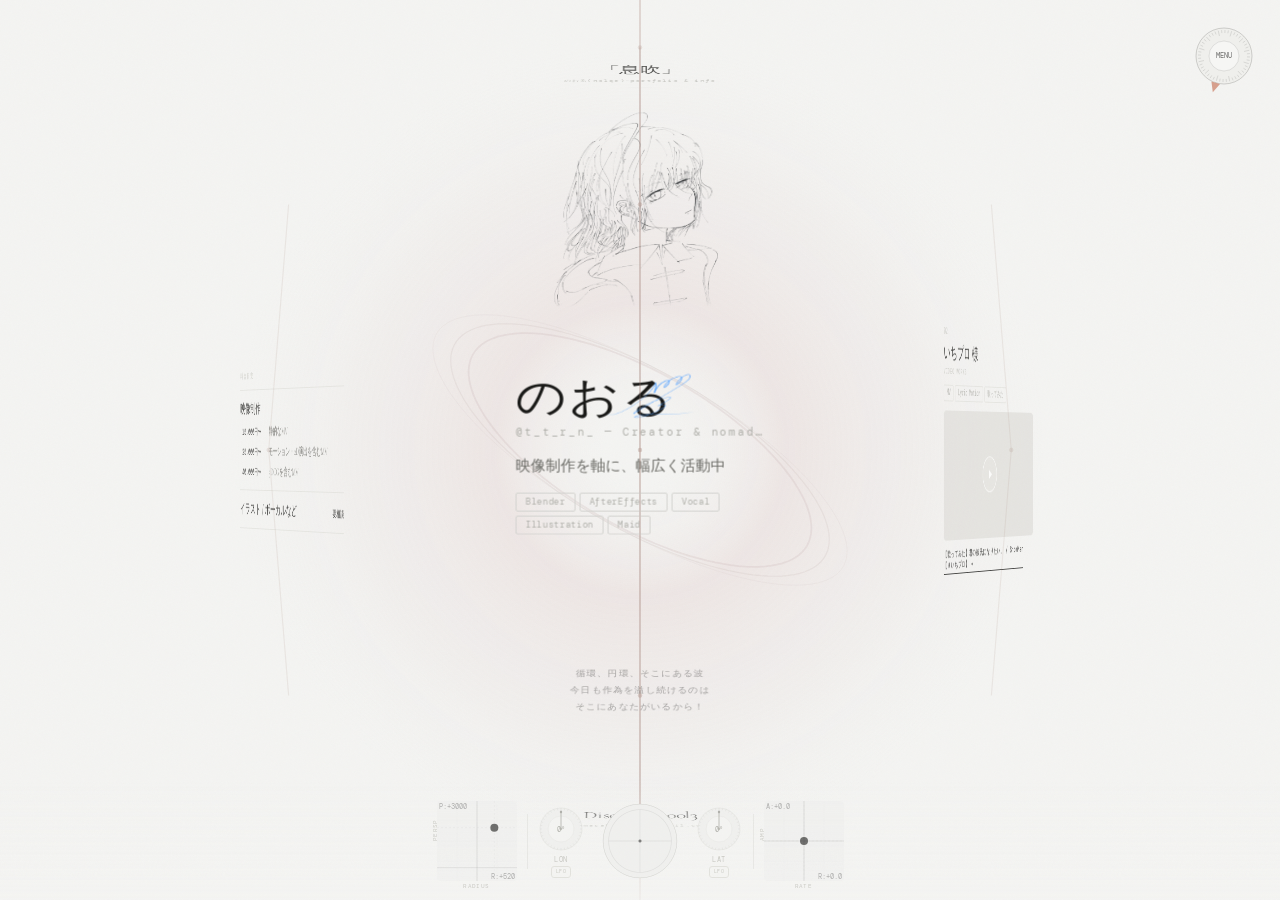
<file: index.html>
<!doctype html>
<html lang="ja">

<head>
  <meta charset="UTF-8" />
  <meta name="viewport" content="width=device-width,initial-scale=1,maximum-scale=1,user-scalable=no" />
  <title>のおる — portfolio & info</title>
  <meta name="description" content="映像制作を軸に、幅広く活動中のクリエイター「のおる」のウェブサイトです。" />

  <!-- OGP / Facebook -->
  <meta property="og:type" content="website" />
  <meta property="og:url" content="https://nolqe.github.io/Ivky/" />
  <meta property="og:title" content="のおる — portfolio & info" />
  <meta property="og:description" content="映像制作を軸に、幅広く活動中のクリエイター「のおる」のウェブサイトです。" />
  <meta property="og:image" content="https://nolqe.github.io/Ivky/images/ivky.png" />

  <!-- Twitter -->
  <meta name="twitter:card" content="summary_large_image" />
  <meta name="twitter:url" content="https://nolqe.github.io/Ivky/" />
  <meta name="twitter:title" content="のおる — portfolio & info" />
  <meta name="twitter:description" content="映像制作を軸に、幅広く活動中のクリエイター「のおる」のウェブサイトです。" />
  <meta name="twitter:image" content="https://nolqe.github.io/Ivky/images/ivky.png" />
  <style>
    @import url("https://fonts.googleapis.com/css2?family=Cormorant+Garamond:ital,wght@0,300;0,400;0,500;1,300&family=DM+Mono:wght@300;400&family=Playfair+Display:wght@400;500&display=swap");

    * {
      margin: 0;
      padding: 0;
      box-sizing: border-box;
    }

    :root {
      --bg: #f4f4f2;
      --bg2: #eeeee9;
      --border: #d4d4d0;
      --border2: #e2e2dd;
      --text: #181816;
      --text2: #6a6a65;
      --text3: #b0b0aa;
      --text4: #c8c8c2;
      --serif: "Cormorant Garamond", serif;
      --mono: "DM Mono", monospace;
    }

    html,
    body {
      background: var(--bg);
      margin: 0;
      padding: 0;
      overflow: hidden;
      height: 100%;
      /* 文字は選べない（球を回したりダブルクリックしたりしたときに、選択の色が付かないように） */
      -webkit-user-select: none;
      user-select: none;
      -webkit-touch-callout: none;
    }

    #app {
      position: relative;
      width: 100%;
      height: 100dvh;
      overflow: hidden;
      background: var(--bg);
      font-family: var(--serif);
      color: var(--text);
      font-size: 15px;
    }

    #app::before {
      content: "";
      position: absolute;
      inset: 0;
      z-index: 999;
      pointer-events: none;
      opacity: 0.028;
      background-image: url("data:image/svg+xml,%3Csvg viewBox='0 0 256 256' xmlns='http://www.w3.org/2000/svg'%3E%3Cfilter id='n'%3E%3CfeTurbulence type='fractalNoise' baseFrequency='0.9' numOctaves='4' stitchTiles='stitch'/%3E%3C/filter%3E%3Crect width='100%25' height='100%25' filter='url(%23n)'/%3E%3C/svg%3E");
      background-size: 128px 128px;
    }

    canvas#bg {
      position: absolute;
      inset: 0;
      width: 100%;
      height: 100%;
      pointer-events: none;
      z-index: 0;
    }

    canvas#connections {
      position: absolute;
      inset: 0;
      width: 100%;
      height: 100%;
      pointer-events: none;
      z-index: 2;
    }

    #sphere-vp {
      position: absolute;
      inset: 0;
      overflow: hidden;
      cursor: grab;
      perspective-origin: 50% 50%;
      z-index: 1;
    }

    #sphere-vp:active {
      cursor: grabbing;
    }

    #globe {
      position: absolute;
      left: 50%;
      top: 50%;
      transform-style: preserve-3d;
      width: 0;
      height: 0;
    }

    .panel {
      position: absolute;
      left: 50%;
      top: 50%;
      transform-style: preserve-3d;
      backface-visibility: hidden;
      display: flex;
      align-items: center;
      justify-content: center;
    }

    .panel-inner {
      pointer-events: auto;
      cursor: default;
    }

    h1 {
      /* あおぞら明朝 thin は、端末に入っているときだけ効く（配信はしていない。前の配信先は 404 だった）。無ければ Playfair Display と明朝 */
      font-family: 'Aozora Mincho Thin', "Playfair Display", var(--serif);
      font-size: clamp(32px, 7vw, 50px);
      font-weight: 100;
      letter-spacing: 0.043em;
      line-height: 1;
      white-space: nowrap;
      display: inline-block;
      transform: scaleY(0.86);
      transform-origin: center bottom;
    }

    .home-header {
      position: relative;
      display: inline-block;
    }

    .sign-img {
      position: absolute;
      top: 50%;
      left: 50%;
      transform: translate(-50%, -50%);
      height: 250%;
      /* 名前の2.5倍の高さで、はみ出すように被さる */
      width: auto;
      pointer-events: none;
      /* 下の文字は触れるようにする */
      z-index: 2;
    }

    .sub {
      font-family: var(--mono);
      font-size: clamp(9px, 2vw, 10.5px);
      color: var(--text3);
      letter-spacing: 0.18em;
      margin-top: 10px;
      white-space: nowrap;
    }

    .lead {
      font-size: clamp(13px, 3vw, 15px);
      font-weight: 300;
      color: var(--text2);
      line-height: 1.85;
      max-width: 290px;
      margin-top: 14px;
    }

    .chips {
      display: flex;
      flex-wrap: wrap;
      gap: 4px;
      max-width: 290px;
      margin-top: 12px;
    }

    .chip {
      font-family: var(--mono);
      font-size: 8.5px;
      color: var(--text3);
      border: 1px solid var(--border);
      padding: 3px 9px;
      border-radius: 2px;
      letter-spacing: 0.08em;
    }

    .sec-head {
      font-family: var(--mono);
      font-size: 8px;
      color: var(--text4);
      letter-spacing: 0.24em;
      text-transform: uppercase;
      margin-bottom: 10px;
    }

    .work-card {
      width: clamp(210px, 50vw, 250px);
    }

    .wnum {
      font-family: var(--mono);
      font-size: 9px;
      color: var(--text4);
      margin-bottom: 5px;
      letter-spacing: 0.05em;
    }

    .wname {
      font-size: clamp(15px, 4vw, 18px);
      font-weight: 400;
      margin-bottom: 5px;
      letter-spacing: -0.01em;
    }

    .wmeta {
      font-family: var(--mono);
      font-size: 8px;
      color: var(--text4);
      letter-spacing: 0.08em;
      text-transform: uppercase;
      margin: -2px 0 8px;
    }

    .wdesc {
      font-family: var(--mono);
      font-size: clamp(9px, 2vw, 10px);
      color: var(--text2);
      line-height: 1.65;
      font-weight: 300;
      margin-bottom: 10px;
    }

    .wtags {
      display: flex;
      flex-wrap: wrap;
      gap: 4px;
      margin-bottom: 10px;
    }

    .tag {
      font-family: var(--mono);
      font-size: 8.5px;
      color: var(--text3);
      border: 1px solid var(--border2);
      padding: 2px 7px;
      border-radius: 2px;
    }

    .wlinks {
      display: flex;
      flex-wrap: wrap;
      gap: 8px;
      margin-top: 10px;
    }

    .wlink,
    .wghost {
      font-family: var(--mono);
      font-size: 8.5px;
      letter-spacing: 0.08em;
      text-decoration: none;
      padding-bottom: 2px;
      max-width: 100%;
      overflow: hidden;
      text-overflow: ellipsis;
      white-space: nowrap;
      display: inline-block;
    }

    .wlink {
      color: var(--text);
      border-bottom: 1px solid var(--text);
      transition: opacity 0.2s;
    }

    .wlink:hover {
      opacity: 0.45;
    }

    .wghost {
      color: var(--text4);
      border-bottom: 1px solid var(--border);
    }

    .yt {
      aspect-ratio: 16/9;
      width: 100%;
      background: #eae9e5;
      border-radius: 6px;
      display: flex;
      align-items: center;
      justify-content: center;
      position: relative;
      overflow: hidden;
      cursor: pointer;
    }

    .yt.is-disabled {
      cursor: default;
      background: linear-gradient(135deg, #ecebe7, #e4e3df);
    }

    .yt.is-disabled .yt-play {
      border-color: rgba(24, 24, 22, 0.14);
      opacity: 0.5;
    }

    .yt.is-disabled .yt-play polygon {
      fill: rgba(24, 24, 22, 0.3);
    }

    .yt-play {
      width: 40px;
      height: 40px;
      border-radius: 50%;
      background: transparent;
      border: 1px solid rgba(24, 24, 22, 0.3);
      display: flex;
      align-items: center;
      justify-content: center;
      transition:
        transform 0.25s,
        background 0.25s,
        border-color 0.25s;
      position: relative;
      z-index: 1;
    }

    .yt:hover .yt-play {
      transform: scale(1.06);
    }

    .yt-play svg {
      margin-left: 2px;
      width: 12px;
      height: 12px;
    }

    .yt-play polygon {
      fill: rgba(24, 24, 22, 0.45);
      transition: fill 0.25s;
    }

    .yt-ph {
      display: none;
    }

    .yt iframe {
      position: absolute;
      inset: 0;
      width: 100%;
      height: 100%;
      border: 0;
      border-radius: 6px;
    }

    .yt.has-img::before {
      content: '';
      position: absolute;
      inset: 0;
      background: rgba(0, 0, 0, 0.04);
      transition: background 0.3s;
    }

    .yt.has-img:hover::before {
      background: rgba(0, 0, 0, 0);
    }

    .yt.has-img .yt-play {
      border-color: rgba(255, 255, 255, 0.85);
      background: rgba(255, 255, 255, 0.08);
      -webkit-backdrop-filter: blur(2px);
      backdrop-filter: blur(2px);
    }

    .yt.has-img .yt-play polygon {
      fill: rgba(255, 255, 255, 0.95);
    }

    .yt.has-img:hover .yt-play {
      background: rgba(255, 255, 255, 0.22);
      border-color: rgba(255, 255, 255, 1);
    }

    .note-img,
    .work-img {
      width: 100%;
      height: auto;
      border-radius: 5px;
      display: block;
    }

    .note-img {
      margin-bottom: 8px;
      margin-top: 4px;
      margin-left: auto;
      margin-right: auto;
    }

    .work-img {
      margin-bottom: 10px;
    }

    .note-stack {
      width: clamp(230px, 55vw, 270px);
    }

    .note-item {
      padding: 11px 0;
      text-align: center;
      transition: transform 0.2s;
    }

    .note-item:hover {
      transform: translateX(2px);
    }

    .ntitle {
      font-size: 15px;
      font-weight: 300;
      display: block;
      margin-bottom: 5px;
    }

    .nmeta {
      font-family: var(--mono);
      font-size: 8px;
      color: var(--text4);
      letter-spacing: 0.08em;
      margin-bottom: 5px;
    }

    .nlink {
      font-family: var(--mono);
      font-size: 8.5px;
      color: var(--text4);
      text-decoration: none;
      letter-spacing: 0.08em;
      transition: color 0.2s;
    }

    .nlink:hover {
      color: var(--text);
    }

    .nlink.is-disabled {
      pointer-events: none;
      opacity: 0.8;
    }

    .price-stack {
      width: clamp(250px, 60vw, 290px);
    }

    .pr-block {
      padding: 12px 0;
      border-bottom: 1px solid var(--border2);
    }

    .pr-block:first-child {
      border-top: 1px solid var(--border2);
    }

    .pr-group-name {
      font-size: 15px;
      font-weight: 400;
      margin-bottom: 8px;
    }

    .pr-sub-list {
      display: flex;
      flex-direction: column;
      gap: 6px;
    }

    .pr-sub-row {
      display: flex;
      align-items: baseline;
      gap: 12px;
      padding-left: 6px;
      transition: transform 0.2s;
    }

    .pr-sub-row:hover {
      transform: translateX(2px);
    }

    .pr-sub-amt {
      font-family: var(--mono);
      font-size: 10px;
      color: var(--text);
      width: 66px;
      flex-shrink: 0;
    }

    .pr-sub-desc {
      font-size: 12px;
      font-weight: 300;
      color: var(--text2);
    }

    .pr-single-row {
      display: flex;
      justify-content: space-between;
      align-items: baseline;
      gap: 14px;
      transition: transform 0.2s;
    }

    .pr-single-row:hover {
      transform: translateX(2px);
    }

    .pr-single-name {
      font-size: 15px;
      font-weight: 400;
    }

    .pr-single-amt {
      font-family: var(--mono);
      font-size: 10px;
      color: var(--text);
      white-space: nowrap;
    }

    .contact-w {
      width: clamp(250px, 60vw, 290px);
    }

    .clead {
      font-size: 14px;
      font-weight: 300;
      color: var(--text2);
      line-height: 1.85;
      margin-bottom: 18px;
    }

    .dmlink {
      font-family: var(--mono);
      font-size: 10px;
      color: var(--text);
      letter-spacing: 0.1em;
      text-decoration: none;
      border-bottom: 1px solid var(--text);
      padding-bottom: 2px;
      transition: opacity 0.2s;
    }

    .dmlink:hover {
      opacity: 0.4;
    }

    .contact-meta {
      font-family: var(--mono);
      font-size: 8px;
      color: var(--text4);
      letter-spacing: 0.08em;
      margin-top: 10px;
      line-height: 1.8;
    }

    .tpl {
      margin-top: 18px;
      padding: 16px;
      background: var(--bg2);
      border-radius: 5px;
    }

    .tpl-label {
      font-family: var(--mono);
      font-size: 7.5px;
      color: var(--text4);
      letter-spacing: 0.2em;
      text-transform: uppercase;
      margin-bottom: 10px;
    }

    .tpl-body {
      display: grid;
      grid-template-columns: 1fr 1fr;
      gap: 12px 16px;
      margin-top: 4px;
    }

    @media (max-width: 480px) {
      .tpl-body {
        grid-template-columns: 1fr;
        gap: 8px;
      }
    }

    .tpl-row {
      display: flex;
      flex-direction: column;
      gap: 3px;
    }

    .tpl-lbl {
      font-family: var(--mono);
      font-size: 8px;
      color: var(--text);
    }

    .tpl-val {
      font-size: 10px;
      color: var(--text2);
    }

    .tpl-ph {
      display: none;
    }

    .cbtn {
      font-family: var(--mono);
      font-size: 8.5px;
      color: var(--text3);
      background: none;
      border: none;
      padding: 0;
      cursor: pointer;
      margin-top: 10px;
      letter-spacing: 0.08em;
      display: block;
      transition: color 0.2s;
    }

    .cbtn:hover {
      color: var(--text);
    }

    .pole-card {
      text-align: center;
      width: 180px;
    }

    .pole-name {
      font-size: 24px;
      font-weight: 300;
      letter-spacing: -0.02em;
    }

    .pole-sub {
      font-family: var(--mono);
      font-size: 8px;
      color: var(--text3);
      letter-spacing: 0.15em;
      margin-top: 6px;
    }

    .pole-line {
      width: 28px;
      height: 1px;
      background: var(--border);
      margin: 10px auto;
    }

    .filler-card {
      width: 180px;
      text-align: center;
      opacity: 0.38;
    }

    .filler-text {
      font-family: var(--mono);
      font-size: 10px;
      color: var(--text);
      letter-spacing: 0.12em;
      line-height: 2;
    }

    /* ctrl strip */
    #ctrl-strip {
      position: absolute;
      bottom: 0;
      left: 0;
      right: 0;
      height: 118px;
      display: flex;
      align-items: center;
      justify-content: center;
      gap: 10px;
      z-index: 10;
      pointer-events: none;
      background: linear-gradient(to top, rgba(244, 244, 242, 0.8) 0%, rgba(244, 244, 242, 0) 100%);
    }

    #ctrl-strip>* {
      pointer-events: auto;
    }

    @media (max-width: 600px) {
      #ctrl-strip {
        height: 106px;
        gap: 6px;
      }
    }

    /* XY pads */
    .xy-pad {
      position: relative;
      width: 80px;
      height: 80px;
      flex-shrink: 0;
      touch-action: none;
      user-select: none;
    }

    @media (max-width: 600px) {
      .xy-pad {
        width: 64px;
        height: 64px;
      }
    }

    .xy-pad canvas {
      display: block;
      width: 100%;
      height: 100%;
      cursor: crosshair;
      border-radius: 4px;
    }

    .xy-labels {
      position: absolute;
      inset: 0;
      pointer-events: none;
    }

    .xy-l {
      position: absolute;
      font-family: var(--mono);
      font-size: 6px;
      color: var(--text4);
      letter-spacing: 0.06em;
      text-transform: uppercase;
    }

    .xy-lx {
      bottom: -9px;
      left: 50%;
      transform: translateX(-50%);
    }

    .xy-ly {
      left: -2px;
      top: 50%;
      transform: translateY(-50%) rotate(-90deg);
      transform-origin: left center;
    }

    .lfo-btn {
      font-family: var(--mono);
      font-size: 5px;
      color: var(--text4);
      background: none;
      border: 0.5px solid var(--border2);
      border-radius: 3px;
      padding: 1.5px 4px;
      cursor: pointer;
      letter-spacing: 0.06em;
      transition: all 0.2s;
    }

    .lfo-btn.active {
      color: var(--text);
      border-color: var(--text3);
      background: rgba(24, 24, 22, 0.04);
    }

    #trackball {
      position: relative;
      width: 90px;
      height: 90px;
      user-select: none;
      touch-action: none;
      flex-shrink: 0;
    }

    @media (max-width: 600px) {
      #trackball {
        width: 74px;
        height: 74px;
      }
    }

    #trackball canvas {
      display: block;
      cursor: grab;
      width: 100%;
      height: 100%;
      border-radius: 50%;
      transition: box-shadow 0.3s;
    }

    #trackball canvas:hover {
      box-shadow: 0 0 16px rgba(24, 24, 22, 0.07);
    }

    #trackball canvas:active {
      cursor: grabbing;
      box-shadow: 0 0 20px rgba(24, 24, 22, 0.1);
    }

    .sub-dial-ch {
      display: flex;
      flex-direction: column;
      align-items: center;
      gap: 2px;
      flex-shrink: 0;
    }

    .sub-dial {
      position: relative;
      width: 48px;
      height: 48px;
      user-select: none;
      touch-action: none;
    }

    @media (max-width: 600px) {
      .sub-dial {
        width: 40px;
        height: 40px;
      }
    }

    .sub-dial svg {
      display: block;
      cursor: grab;
      width: 100%;
      height: 100%;
      transition: filter 0.3s;
    }

    .sub-dial svg:hover {
      filter: drop-shadow(0 0 6px rgba(24, 24, 22, 0.06));
    }

    .sub-dial svg:active {
      cursor: grabbing;
    }

    .sub-dial-label {
      font-family: var(--mono);
      font-size: 7px;
      color: var(--text4);
      letter-spacing: 0.1em;
      text-transform: uppercase;
    }

    .sub-dial-val {
      position: absolute;
      top: 50%;
      left: 50%;
      transform: translate(-50%, -50%);
      font-family: var(--mono);
      font-size: 7px;
      color: var(--text3);
      pointer-events: none;
    }

    .ctrl-div {
      width: 0.5px;
      height: 55px;
      background: rgba(212, 212, 208, 0.4);
      flex-shrink: 0;
      align-self: center;
    }

    html.scene-embed, html.scene-embed body, .scene-embed #app { background: transparent; }
    .scene-embed #bg { visibility: hidden; }
    .scene-embed #app {
      --text: color-mix(in srgb, #e7e7e9 calc(var(--scene-inversion, 0) * 100%), #181816);
      --text2: color-mix(in srgb, #95959a calc(var(--scene-inversion, 0) * 100%), #6a6a65);
      --text3: color-mix(in srgb, #4f4f55 calc(var(--scene-inversion, 0) * 100%), #b0b0aa);
      --text4: color-mix(in srgb, #37373d calc(var(--scene-inversion, 0) * 100%), #c8c8c2);
      --border: color-mix(in srgb, #2b2b2f calc(var(--scene-inversion, 0) * 100%), #d4d4d0);
      --border2: color-mix(in srgb, #1d1d22 calc(var(--scene-inversion, 0) * 100%), #e2e2dd);
    }
    .scene-embed #connections, .scene-embed #ctrl-strip {
      filter: invert(var(--scene-inversion, 0));
    }
    .scene-embed #ctrl-strip {
      --text: #181816; --text2: #6a6a65; --text3: #b0b0aa; --text4: #c8c8c2;
      --border: #d4d4d0; --border2: #e2e2dd;
    }
    .scene-embed h1 {
      background: color-mix(in srgb, rgba(43,43,47,0.4) calc(var(--scene-inversion, 0) * 100%), rgba(212,212,208,0.4));
    }

    /* 紙へ移る時も、同じ息吹の場面を渡す。 */
    @view-transition { navigation: auto; }
    @keyframes paper-return-hold { from { opacity: 1; } to { opacity: 1; } }
    html.returning-paper::view-transition-group(root) { animation: paper-return-hold 3s linear; }
    html.returning-paper::view-transition-old(root) { animation: none; opacity: 1; }
    html.returning-paper::view-transition-new(root) { animation: none; opacity: 0; mix-blend-mode: normal; }
  </style>
  <!-- 背景とメニューを描き終えるまで、描き始めない（紙から移るときに、何もない一コマを挟まない） -->
  <link rel="expect" href="#drawn" blocking="render" />
  <script>
    const sceneEmbed = new URLSearchParams(location.search).has("paper-scene");
    let paperReturnTransition = null;
    addEventListener("pagereveal", (e) => {
      if (document.documentElement.classList.contains("returning-paper")) paperReturnTransition = e.viewTransition || null;
    });
    window.IVKY_SCENE_STATIC = sceneEmbed;
    if (sceneEmbed) document.documentElement.classList.add("scene-embed");
    if (sceneEmbed) document.documentElement.style.setProperty("--scene-inversion", new URLSearchParams(location.search).get("paper-inverted") === "1" ? "1" : "0");
    // 紙の裏で見えていた場面を、そのまま引き継ぐ。
    try {
      const t = JSON.parse(sessionStorage.getItem("ivky-turn") || "null");
      if (!sceneEmbed && t && t.from === "paper" && Date.now() - t.at < 8000) {
        document.documentElement.classList.add("returning-paper");
        sessionStorage.removeItem("ivky-turn");
      }
    } catch (e) {}
  </script>
</head>

<body>
  <div id="app">
    <canvas id="bg"></canvas>
    <canvas id="connections"></canvas>
    <div id="sphere-vp">
      <div id="globe"></div>
    </div>
    <div id="ctrl-strip">
      <div class="xy-pad" id="pad-L">
        <canvas id="padL-c"></canvas>
        <div class="xy-labels">
          <span class="xy-l xy-lx">Radius</span><span class="xy-l xy-ly">Persp</span>
        </div>
      </div>
      <div class="ctrl-div"></div>
      <div class="sub-dial-ch">
        <div class="sub-dial" id="sd-x">
          <svg viewBox="0 0 48 48" id="sd-x-svg">
            <circle cx="24" cy="24" r="21" fill="#f0f0ee" stroke="#d8d8d4" stroke-width="0.4" />
            <g id="sd-x-knurl"></g>
            <circle cx="24" cy="24" r="13" fill="#f4f4f2" stroke="#dcdcd8" stroke-width="0.3" />
            <circle cx="24" cy="24" r="1.2" fill="var(--text4)" />
            <g id="sd-x-needle">
              <line x1="24" y1="24" x2="24" y2="6" stroke="var(--text3)" stroke-width="0.8" stroke-linecap="round" />
              <circle cx="24" cy="7" r="1.2" fill="var(--text3)" />
            </g>
          </svg>
          <div class="sub-dial-val" id="sd-x-val">0°</div>
        </div>
        <div class="sub-dial-label">Lon</div>
      </div>
      <div id="trackball">
        <canvas id="tb-canvas" width="180" height="180"></canvas>
      </div>
      <div class="sub-dial-ch">
        <div class="sub-dial" id="sd-y">
          <svg viewBox="0 0 48 48" id="sd-y-svg">
            <circle cx="24" cy="24" r="21" fill="#f0f0ee" stroke="#d8d8d4" stroke-width="0.4" />
            <g id="sd-y-knurl"></g>
            <circle cx="24" cy="24" r="13" fill="#f4f4f2" stroke="#dcdcd8" stroke-width="0.3" />
            <circle cx="24" cy="24" r="1.2" fill="var(--text4)" />
            <g id="sd-y-needle">
              <line x1="24" y1="24" x2="24" y2="6" stroke="var(--text3)" stroke-width="0.8" stroke-linecap="round" />
              <circle cx="24" cy="7" r="1.2" fill="var(--text3)" />
            </g>
          </svg>
          <div class="sub-dial-val" id="sd-y-val">0°</div>
        </div>
        <div class="sub-dial-label">Lat</div>
      </div>
      <div class="ctrl-div"></div>
      <div class="xy-pad" id="pad-R">
        <canvas id="padR-c"></canvas>
        <div class="xy-labels">
          <span class="xy-l xy-lx">Rate</span><span class="xy-l xy-ly">Amp</span>
        </div>
      </div>
    </div>
  </div>
  <script src="./works.js"></script>
  <script src="./request.js?v=paypal"></script>
  <script src="./ibuki-bg.js?v=live-palette"></script>
  <script>
    // ====== 配置の順番について ======
    // 要素は配列の「上から順番」に、以下の指定エリアへと配置されていきます。
    // [1番目] 北極 (1個)
    // [2〜5番目] 上の輪 (4個)
    // [6〜11番目] 赤道 (最も外側の輪・6個)
    // [12〜15番目] 下の輪 (4個)
    // [16番目] 南極 (1個)
    // --------------------------------
    // 【入れ替えの方法】配列内の {} ごと切り取り、別の行にペーストするだけで順序を変更できます。

    const SLOTS = [
      // —— [1] 北極 (一番上) ——
      { type: "pole", name: "「息吹」", sub: "のおる(nolqe)-portfolio & info" },
      { type: "note", img: "./images/icon.webp", },
      {
        type: "work",
        name: "Krush 様",
        status: "Video Works",
        tags: ["MV", "Blender", "Lyric Motion", "歌ってみた"],
        ytId: "RTY3UJ6UmOw",
        links: [{ label: "キャリバー / ばぁう(cover.)", url: "https://youtu.be/RTY3UJ6UmOw?si=VWETlyy4AvGkkkpA" }],
      },
      {
        type: "note",
        title: "UTAU-死乃のぺ　れんたん風単独音",
        meta: "音声ライブラリ",
        url: "https://n00l3.fanbox.cc/posts/11664011",
        linkLabel: "配布ページ →",
        img: "./images/nope.webp",
      },
      {
        type: "note",
        title: "nolqe-情報整理ツール",
        meta: "Chrome拡張機能",
        url: "https://note.com/nolqe/n/n6edf38ec361f",
        linkLabel: "noteで見る →",
        img: "./images/nolqe.webp",
      },
      {
        type: "home",
        name: "のおる",
        signImg: "./images/sign.png",
        handle: "@t_t_r_n_",
        role: "Creator & nomad…",
        lead: "映像制作を軸に、幅広く活動中",
        chips: ["Blender", "AfterEffects", "Vocal", "Illustration", "Maid"],
      },
      {
        type: "work",
        name: "いちプロ 様",
        status: "Video Works",
        tags: ["MV", "Lyric Motion", "歌ってみた"],
        ytId: "raK3qEc7G2Y",
        links: [{ label: "【歌ってみた】君の彼氏になりたい。 / SnowMan \n【＃いちプロ】", url: "https://youtu.be/raK3qEc7G2Y?si=LwQK9ySFzm_q9dGB" }],
      },
      {
        type: "work",
        name: "Krush 様",
        status: "Video Works",
        tags: ["MV", "Blender", "Lyric Motion"],
        ytId: "IEjHbilyqbM",
        links: [{ label: "I&U / Krush", url: "https://www.youtube.com/watch?v=IEjHbilyqbM" }],
      },
      {
        type: "work",
        name: "ノンストップメドれ！",
        status: "Video works",
        desc: "透明度 名義にて、3:52~4:12のパートを担当",
        tags: ["MV", "Vocaloid", "Lyric Motion"],
        ytId: "aPpe4zBk3OQ",
        links: [{ label: "ノンストップメドれ！【MV】-また切ない世界を生きる", url: "https://youtu.be/aPpe4zBk3OQ?si=0o_fPp8y8t2Oeqjx&t=231" }],
      },
      {
        type: "works",
        title: "実績一覧",
        url: "./works.html",
        linkLabel: "一覧を見る →",
      },
      // 料金目安・Contact・南極の中身は request.js（依頼・相談ページと共通）
      { type: "price", title: "料金目安", items: PRICE },
      {
        type: "filler",
        lines: ["循環、円環、そこにある波", "今日も作為を溢し続けるのは", "そこにあなたがいるから！"],
      },
      {
        type: "work",
        name: "歌宵花瑠 様",
        status: "Video Works",
        tags: ["MV", "Vocaloid", "Lyric Motion"],
        ytId: "MqjxINp7VjQ",
        links: [{ label: "Sunny Notes (feat.初音ミク) / 歌宵花瑠", url: "https://youtu.be/MqjxINp7VjQ?si=ecOMgr6F5R5wsuFw" }],
      },
      { type: "note", title: "人工言語-Sepnahqol", img: "./images/sep.png", meta: "" },
      { type: "contact", title: "Contact", data: CONTACT },
      { type: "pole", name: `Discord : ${CONTACT.discord}`, sub: CONTACT.mail },
    ];
    const RING_DEF = [
      { count: 1, lat: 1.22 },
      { count: 4, lat: 0.61 },
      { count: 6, lat: 0 },
      { count: 4, lat: -0.61 },
      { count: 1, lat: -1.22 },
    ];
    let P = {
      radiusBase: 520,
      radius: 520,
      perspective: 3000,
      friction: 0.995,
      speed: 1.2,
      lfoRate: 0,
      lfoAmp: 0,
      hue: 0,
      noise: 0,
    };
    let Q = [1, 0, 0, 0];
    // 紙から回ってきたときは、紙の下にある背景を同じ状態で受け取る
    const turnIn = document.documentElement.classList.contains("returning-paper");
    let turnLook = null;
    if (turnIn || sceneEmbed) {
      try {
        turnLook = JSON.parse(sessionStorage.getItem("ivky-look") || "null");
        if (turnLook && turnLook.P) Object.assign(P, turnLook.P);
        if (turnLook && Number.isFinite(turnLook.radius)) P.radius = turnLook.radius;
        if (turnLook && Array.isArray(turnLook.Q) && turnLook.Q.length === 4) Q = turnLook.Q;
      } catch (e) {}
    }
    function qMul(a, b) {
      return [
        a[0] * b[0] - a[1] * b[1] - a[2] * b[2] - a[3] * b[3],
        a[0] * b[1] + a[1] * b[0] + a[2] * b[3] - a[3] * b[2],
        a[0] * b[2] - a[1] * b[3] + a[2] * b[0] + a[3] * b[1],
        a[0] * b[3] + a[1] * b[2] - a[2] * b[1] + a[3] * b[0],
      ];
    }
    function qN(q) {
      const l = Math.hypot(...q);
      return q.map((v) => v / l);
    }
    function qAx(x, y, z, a) {
      const s = Math.sin(a / 2),
        c = Math.cos(a / 2);
      return qN([c, x * s, y * s, z * s]);
    }
    function qM(q) {
      const [w, x, y, z] = q;
      return [
        1 - 2 * (y * y + z * z),
        2 * (x * y - w * z),
        2 * (x * z + w * y),
        2 * (x * y + w * z),
        1 - 2 * (x * x + z * z),
        2 * (y * z - w * x),
        2 * (x * z - w * y),
        2 * (y * z + w * x),
        1 - 2 * (x * x + y * y),
      ];
    }
    function mA(m, v) {
      return [
        m[0] * v[0] + m[1] * v[1] + m[2] * v[2],
        m[3] * v[0] + m[4] * v[1] + m[5] * v[2],
        m[6] * v[0] + m[7] * v[1] + m[8] * v[2],
      ];
    }
    function aR(dx, dy) {
      if (Math.abs(dx) > 1e-4) Q = qN(qMul(qAx(0, 1, 0, dx), Q));
      if (Math.abs(dy) > 1e-4) Q = qN(qMul(qAx(1, 0, 0, dy), Q));
    }
    function esc(s) {
      if (s == null) return "";
      const d = document.createElement("div");
      d.textContent = String(s);
      return d.innerHTML.replace(/\n/g, "<br>");
    }
    function ytB(id, customImg) {
      const c = id ? "yt" : "yt is-disabled";

      let bgStyle = "";
      if (customImg) {
        bgStyle = `style="background-image: url('${esc(customImg)}'); background-size: contain; background-position: center; background-repeat: no-repeat; background-color: transparent;"`;
      } else if (id) {
        bgStyle = `style="background-image: url('https://img.youtube.com/vi/${id}/maxresdefault.jpg'); background-size: cover; background-position: center;"`;
      }

      const classStr = (customImg || id) ? `${c} has-img` : c;
      return `<div class="${classStr}" ${bgStyle} data-yt="${esc(id || '')}" ${id ? 'onclick="loadYT(this)"' : ''}><div class="yt-play"><svg width="12" height="12" viewBox="0 0 14 14" fill="none"><polygon points="3,1 13,7 3,13"/></svg></div></div>`;
    }
    function slotHTML(s) {
      switch (s.type) {
        case "pole":
          return `<div class="pole-card"><div class="pole-name">${esc(s.name || "")}</div><div class="pole-sub">${esc(s.sub || "")}</div><div class="pole-line"></div></div>`;
        case "home": {
          const chipsHtml = (s.chips || []).length > 0 ? `<div class="chips">${s.chips.map((c) => `<span class="chip">${esc(c)}</span>`).join("")}</div>` : "";
          const signHtml = s.signImg ? `<img src="${esc(s.signImg)}" class="sign-img" loading="lazy">` : "";
          return `<div style="max-width:320px"><div class="home-header"><h1>${esc(s.name || "")}</h1>${signHtml}</div><div class="sub">${esc(s.handle || "")} — ${esc(s.role || "")}</div><p class="lead">${esc(s.lead || "")}</p>${chipsHtml}</div>`;
        }
        case "work": {
          _wN++;
          const wNum = `<div class="wnum">${String(_wN).padStart(2, '0')}</div>`;
          const st = s.status ? `<div class="wmeta">${esc(s.status)}</div>` : "";
          const lk = (s.links || []).length > 0 ? `<div class="wlinks">${s.links.map((l) => (l.url ? `<a href="${esc(l.url)}" class="wlink" target="_blank">${esc(l.label)} →</a>` : `<span class="wghost">${esc(l.label)}</span>`)).join("")}</div>` : "";
          const tagsHtml = (s.tags || []).length > 0 ? `<div class="wtags">${s.tags.map((t) => `<span class="tag">${esc(t)}</span>`).join("")}</div>` : "";

          let mediaHtml = "";
          if (s.ytId) {
            mediaHtml = ytB(s.ytId, s.img);
          } else if (s.img) {
            mediaHtml = `<img src="${esc(s.img)}" class="work-img" loading="lazy">`;
          } else if ("ytId" in s) {
            mediaHtml = ytB("");
          }

          return `<div class="work-card">${wNum}<div class="wname">${esc(s.name || "")}</div>${st}<div class="wdesc">${esc(s.desc || "")}</div>${tagsHtml}${mediaHtml}${lk}</div>`;
        }
        case "works": {
          // 件数と年は works.js（実績一覧のデータ）から。サムネイルは載せない（一部の作品だけが前に出るので）
          const list = typeof WORKS !== "undefined" ? WORKS : [];
          const years = list.map((w) => (w.date || "").slice(0, 4)).filter(Boolean).sort();
          const span = years.length ? (years[0] === years[years.length - 1] ? years[0] : `${years[0]} — ${years[years.length - 1]}`) : "";
          const meta = list.length ? `<div class="wmeta">${String(list.length).padStart(2, '0')} works${span ? " · " + esc(span) : ""}</div>` : "";
          return `<div class="work-card"><div class="wnum">WORKS</div><div class="wname">${esc(s.title || "")}</div>${meta}<div class="wlinks"><a href="${esc(s.url)}" class="wlink">${esc(s.linkLabel || "一覧を見る →")}</a></div></div>`;
        }
        case "note": {
          const linkHtml = s.url
            ? `<a href="${esc(s.url)}" class="nlink" target="_blank">${esc(s.linkLabel || "リンクを開く →")}</a>`
            : "";
          const imgHtml = s.img ? `<img src="${esc(s.img)}" class="note-img" loading="lazy">` : "";
          return `<div class="note-stack"><div class="note-item"><span class="ntitle">${esc(s.title || "")}</span>${s.meta ? `<div class="nmeta">${esc(s.meta)}</div>` : ""}${imgHtml}${linkHtml}</div></div>`;
        }
        case "price": {
          const items = s.items || [];
          return `<div><div class="sec-head">${esc(s.title || "Price")}</div><div class="price-stack">` +
            items.map(p => {
              if (p.isGroup) {
                const subsHtml = (p.subs || []).map(sub =>
                  `<div class="pr-sub-row"><div class="pr-sub-amt">${esc(sub.amount)}</div><div class="pr-sub-desc">${esc(sub.desc)}</div></div>`
                ).join("");
                return `<div class="pr-block"><div class="pr-group-name">${esc(p.name)}</div><div class="pr-sub-list">${subsHtml}</div></div>`;
              } else {
                return `<div class="pr-block"><div class="pr-single-row"><div class="pr-single-name">${esc(p.name)}</div><div class="pr-single-amt">${esc(p.amount)}</div></div></div>`;
              }
            }).join("") +
            `</div></div>`;
        }
        case "contact": {
          const c = s.data || {};
          const tpl = c.template || [];
          const tb = tpl.map((t) => `<div class="tpl-row"><span class="tpl-lbl">${esc(t.label)}</span><span class="tpl-val">${esc(t.ph)}</span></div>`).join("");
          const tp = tpl.map((t) => t.label + "：").join("\n");
          return `<div><div class="sec-head">${esc(s.title || "Contact")}</div><div class="contact-w"><p class="clead">${esc(c.lead || "")}</p><a href="${esc(c.dmUrl || "#")}" class="dmlink" target="_blank">${esc(c.dmLabel || "DMを送る →")}</a><div class="tpl"><div class="tpl-label">依頼テンプレート（任意）</div><div class="tpl-body">${tb}</div><button class="cbtn" data-tpl="${esc(tp)}">コピーする ↗</button></div></div></div>`;
        }
        case "filler":
          return `<div class="filler-card"><div class="filler-text">${(s.lines || []).map((l) => esc(l)).join("<br>")}</div></div>`;
        default:
          return "";
      }
    }
    const globe = document.getElementById("globe"),
      vp = document.getElementById("sphere-vp");
    let pE = [];
    let _wN = 0;
    function buildGlobe() {
      globe.innerHTML = "";
      pE = [];
      _wN = 0;
      let idx = 0;
      RING_DEF.forEach((ring) => {
        for (let i = 0; i < ring.count; i++) {
          if (idx >= SLOTS.length) return;
          const lon = (i / ring.count) * Math.PI * 2,
            lat = ring.lat,
            s = SLOTS[idx++];
          const bp = [
            Math.cos(lat) * Math.sin(lon),
            Math.sin(lat),
            Math.cos(lat) * Math.cos(lon),
          ];
          const el = document.createElement("div");
          el.className = "panel";
          el.innerHTML = `<div class="panel-inner">${slotHTML(s)}</div>`;
          globe.appendChild(el);
          pE.push({ el, bp });
        }
      });
    }
    buildGlobe();
    // precompute edges: connect panels whose base positions are close on sphere
    const edges = [];
    for (let i = 0; i < pE.length; i++)
      for (let j = i + 1; j < pE.length; j++) {
        const d =
          pE[i].bp[0] * pE[j].bp[0] +
          pE[i].bp[1] * pE[j].bp[1] +
          pE[i].bp[2] * pE[j].bp[2]; // dot product = cos(angle)
        if (d > 0.55) edges.push([i, j]); // ~56° threshold
      }
    const conC = document.getElementById("connections"),
      conX = conC.getContext("2d");
    function drawConnections(mat, r) {
      const dpr = devicePixelRatio || 1,
        W = Math.round(conC.offsetWidth * dpr),
        H = Math.round(conC.offsetHeight * dpr);
      if (conC.width !== W || conC.height !== H) {
        conC.width = W;
        conC.height = H;
      }
      conX.clearRect(0, 0, W, H);
      const cx = W / 2,
        cy = H / 2,
        h = P.hue;
      // project each panel to screen coords
      const proj = pE.map((p) => {
        const [wx, wy, wz] = mA(mat, p.bp);
        return { x: cx + wx * r * dpr, y: cy - wy * r * dpr, wz };
      });
      edges.forEach(([i, j]) => {
        const a = proj[i],
          b = proj[j];
        const minZ = Math.min(a.wz, b.wz);
        if (minZ < -0.3) return;
        const alpha = Math.max(0, Math.min(0.35, (minZ + 0.3) * 0.55));
        conX.beginPath();
        conX.moveTo(a.x, a.y);
        conX.lineTo(b.x, b.y);
        conX.strokeStyle = `hsla(${h + 15},18%,62%,${alpha.toFixed(3)})`;
        conX.lineWidth = dpr * 1.1;
        conX.stroke();
        [a, b].forEach((p) => {
          if (p.wz > 0.1) {
            conX.beginPath();
            conX.arc(p.x, p.y, dpr * 2.2, 0, Math.PI * 2);
            conX.fillStyle = `hsla(${h + 15},18%,62%,${(alpha * 0.7).toFixed(3)})`;
            conX.fill();
          }
        });
      });
    }
    // 紙へのリンクに、いまの息吹の場面を渡す（turnTo）
    document.addEventListener("click", (e) => {
      const a = e.target.closest('a[href*="works.html"]');
      if (!a || e.metaKey || e.ctrlKey || e.shiftKey || e.altKey) return;
      e.preventDefault();
      turnTo(a.getAttribute("href"));
    });
    globe.addEventListener("click", (e) => {
      const b = e.target.closest(".cbtn[data-tpl]");
      if (!b) return;
      navigator.clipboard.writeText(b.dataset.tpl).then(() => {
        b.textContent = "コピーしました ✓";
        setTimeout(() => (b.textContent = "コピーする ↗"), 1500);
      });
    });
    window.loadYT = (el) => {
      const id = el.dataset.yt;
      if (!id) return;
      el.innerHTML = `<iframe src="https://www.youtube-nocookie.com/embed/${id}?autoplay=1&rel=0" allow="autoplay;encrypted-media" allowfullscreen></iframe>`;
    };
    // ══════════════════ PANEL FOCUS ══════════════════
    function slerpQ(a, b, t) {
      let dot = a[0] * b[0] + a[1] * b[1] + a[2] * b[2] + a[3] * b[3];
      if (dot < 0) { b = b.map(v => -v); dot = -dot; }
      if (dot > 0.9995) return qN(a.map((v, i) => v + t * (b[i] - v)));
      const theta = Math.acos(Math.min(1, dot));
      const sinT = Math.sin(theta);
      const wa = Math.sin((1 - t) * theta) / sinT;
      const wb = Math.sin(t * theta) / sinT;
      return qN(a.map((v, i) => v * wa + b[i] * wb));
    }
    let focusAnim = null;
    function animateToQ(tQ) {
      if (iId) { cancelAnimationFrame(iId); iId = null; }
      if (focusAnim) { cancelAnimationFrame(focusAnim); }
      const sQ = [...Q], t0 = performance.now(), dur = 650;
      function step() {
        const t = Math.min(1, (performance.now() - t0) / dur);
        const ease = 1 - Math.pow(1 - t, 3);
        Q = slerpQ(sQ, tQ, ease);
        tick();
        if (t < 1) focusAnim = requestAnimationFrame(step);
        else focusAnim = null;
      }
      focusAnim = requestAnimationFrame(step);
    }
    function focusPanel(idx) {
      resetIdle();
      const w = mA(qM(Q), pE[idx].bp);
      const axLen = Math.hypot(w[1], -w[0]);
      if (axLen < 0.001) return;
      const angle = Math.acos(Math.max(-1, Math.min(1, w[2])));
      if (angle < 0.05) return;
      const dQ = qAx(w[1] / axLen, -w[0] / axLen, 0, angle);
      animateToQ(qN(qMul(dQ, Q)));
    }
    let clkX = 0, clkY = 0;
    globe.addEventListener("pointerdown", (e) => { clkX = e.clientX; clkY = e.clientY; });
    globe.addEventListener("click", (e) => {
      if (Math.hypot(e.clientX - clkX, e.clientY - clkY) > 5) return;
      if (e.target.closest("a, button, .yt, iframe")) return;
      const panel = e.target.closest(".panel");
      if (!panel) return;
      const idx = pE.findIndex(p => p.el === panel);
      if (idx >= 0) focusPanel(idx);
    });
    // ══════════════════ BACKGROUND ══════════════════
    const bgC = document.getElementById("bg"),
      bx = bgC.getContext("2d");
    let hP = 0;
    // 絵は ibuki-bg.js（works.html の紙が回った先の息吹の面と同じ式）
    function drawBg() {
      const dpr = devicePixelRatio || 1,
        W = Math.round(bgC.offsetWidth * dpr),
        H = Math.round(bgC.offsetHeight * dpr);
      if (bgC.width !== W || bgC.height !== H) {
        bgC.width = W;
        bgC.height = H;
      }
      drawIbukiBg(bx, W, H, dpr, P, hP);
    }
    // ══════════════════ TRACKBALL ══════════════════
    const tbC = document.getElementById("tb-canvas"),
      tx = tbC.getContext("2d");
    function drawTb() {
      const s = tbC.width / 2,
        cx = s,
        cy = s,
        r = s * 0.82,
        mat = qM(Q);
      tx.clearRect(0, 0, s * 2, s * 2);
      tx.beginPath();
      tx.arc(cx, cy, r, 0, Math.PI * 2);
      tx.fillStyle = "#f0f0ee";
      tx.fill();
      tx.strokeStyle = "#d0d0cc";
      tx.lineWidth = 1;
      tx.stroke();
      const lines = [[], [], []];
      for (let i = 0; i <= 60; i++) {
        const a = (i / 60) * Math.PI * 2;
        lines[0].push([Math.cos(a), 0, Math.sin(a)]);
        lines[1].push([0, Math.cos(a), Math.sin(a)]);
        lines[2].push([Math.cos(a), Math.sin(a), 0]);
      }
      [
        "rgba(24,24,22,0.12)",
        "rgba(24,24,22,0.08)",
        "rgba(24,24,22,0.08)",
      ].forEach((col, li) => {
        tx.beginPath();
        let st = false;
        lines[li].forEach((p) => {
          const [wx, wy, wz] = mA(mat, p),
            x = cx + wx * r * 0.85,
            y = cy - wy * r * 0.85;
          if (wz > -0.1) {
            if (!st) {
              tx.moveTo(x, y);
              st = true;
            } else tx.lineTo(x, y);
          } else st = false;
        });
        tx.strokeStyle = col;
        tx.lineWidth = 1.2;
        tx.stroke();
      });
      tx.beginPath();
      tx.arc(cx, cy, 3, 0, Math.PI * 2);
      tx.fillStyle = "rgba(24,24,22,0.5)";
      tx.fill();
    }
    // ══════════════════ RENDER ══════════════════
    function tick() {
      const r = P.radius;
      vp.style.perspective = P.perspective + "px";
      globe.style.transform = "translateX(-50%) translateY(-50%)";
      const mat = qM(Q);
      pE.forEach((p) => {
        const [wx, wy, wz] = mA(mat, p.bp);
        const x = wx * r,
          y = -wy * r,
          z = -(1 - wz) * r * 0.86;
        const rY = (Math.atan2(wx, wz) * 180) / Math.PI,
          rX = (-Math.asin(Math.max(-1, Math.min(1, wy))) * 180) / Math.PI;
        const vis = wz > -0.78,
          dm = (wz + 1) / 2,
          op = vis ? 0.16 + dm * 0.84 : 0,
          sc = 0.8 + dm * 0.2;
        p.el.style.transform = `translate(-50%,-50%) translate3d(${x.toFixed(1)}px,${y.toFixed(1)}px,${z.toFixed(1)}px) rotateY(${rY.toFixed(2)}deg) rotateX(${rX.toFixed(2)}deg) scale(${sc.toFixed(3)})`;
        p.el.style.opacity = op.toFixed(3);
        p.el.style.filter = `blur(${((1 - dm) * 1.4).toFixed(2)}px)`;
        p.el.style.pointerEvents = wz > 0.12 ? "auto" : "none";
        p.el.style.zIndex = String(Math.round(dm * 1000));
      });
      hP = Math.atan2(
        2 * (Q[0] * Q[2] + Q[1] * Q[3]),
        1 - 2 * (Q[2] * Q[2] + Q[3] * Q[3]),
      );
      drawBg();
      drawTb();
      drawConnections(mat, r);
    }
    // ══════════════════ KNURLS ══════════════════
    ["sd-x", "sd-y"].forEach((id) => {
      const g = document.getElementById(id + "-knurl");
      for (let i = 0; i < 36; i++) {
        const a = (i / 36) * Math.PI * 2,
          l = document.createElementNS("http://www.w3.org/2000/svg", "line");
        l.setAttribute("x1", 24 + 19 * Math.cos(a));
        l.setAttribute("y1", 24 + 19 * Math.sin(a));
        l.setAttribute("x2", 24 + 21 * Math.cos(a));
        l.setAttribute("y2", 24 + 21 * Math.sin(a));
        l.setAttribute("stroke", "#d0d0cc");
        l.setAttribute("stroke-width", "0.3");
        g.appendChild(l);
      }
    });
    // ══════════════════ XY PAD SYSTEM ══════════════════
    function createPad(canvasId, xDef, yDef) {
      const cv = document.getElementById(canvasId),
        cx = cv.getContext("2d");
      let dragging = false;
      function draw() {
        const dpr = devicePixelRatio || 1,
          w = (cv.width = cv.offsetWidth * dpr),
          h = (cv.height = cv.offsetHeight * dpr);
        cx.clearRect(0, 0, w, h);
        cx.fillStyle = "rgba(240,240,238,0.7)";
        cx.fillRect(0, 0, w, h);
        // zero lines
        const zx = ((0 - xDef.min) / (xDef.max - xDef.min)) * w,
          zy = (1 - (0 - yDef.min) / (yDef.max - yDef.min)) * h;
        cx.strokeStyle = "rgba(24,24,22,0.1)";
        cx.lineWidth = dpr * 0.8;
        if (xDef.min < 0 && xDef.max > 0) {
          cx.beginPath();
          cx.moveTo(zx, 0);
          cx.lineTo(zx, h);
          cx.stroke();
        }
        if (yDef.min < 0 && yDef.max > 0) {
          cx.beginPath();
          cx.moveTo(0, zy);
          cx.lineTo(w, zy);
          cx.stroke();
        }
        // light grid
        cx.strokeStyle = "rgba(212,212,208,0.2)";
        cx.lineWidth = dpr * 0.3;
        for (let i = 1; i < 4; i++) {
          cx.beginPath();
          cx.moveTo((w * i) / 4, 0);
          cx.lineTo((w * i) / 4, h);
          cx.stroke();
          cx.beginPath();
          cx.moveTo(0, (h * i) / 4);
          cx.lineTo(w, (h * i) / 4);
          cx.stroke();
        }
        // dot
        const fx = (xDef.get() - xDef.min) / (xDef.max - xDef.min),
          fy = 1 - (yDef.get() - yDef.min) / (yDef.max - yDef.min);
        const dx = fx * w,
          dy = fy * h;
        cx.setLineDash([dpr * 2, dpr * 2]);
        cx.strokeStyle = "rgba(24,24,22,0.08)";
        cx.lineWidth = dpr * 0.4;
        cx.beginPath();
        cx.moveTo(dx, 0);
        cx.lineTo(dx, h);
        cx.moveTo(0, dy);
        cx.lineTo(w, dy);
        cx.stroke();
        cx.setLineDash([]);
        cx.beginPath();
        cx.arc(dx, dy, dpr * 4, 0, Math.PI * 2);
        cx.fillStyle = "rgba(24,24,22,0.6)";
        cx.fill();
        cx.font = `${dpr * 7}px 'DM Mono',monospace`;
        cx.fillStyle = "rgba(24,24,22,0.3)";
        cx.textAlign = "right";
        cx.fillText(xDef.fmt(xDef.get()), w - dpr * 2, h - dpr * 2);
        cx.textAlign = "left";
        cx.fillText(yDef.fmt(yDef.get()), dpr * 2, dpr * 8);
      }
      function fromEvent(e) {
        const r = cv.getBoundingClientRect(),
          px = (e.touches ? e.touches[0].clientX : e.clientX) - r.left,
          py = (e.touches ? e.touches[0].clientY : e.clientY) - r.top;
        let xv =
          xDef.min +
          Math.max(0, Math.min(1, px / r.width)) * (xDef.max - xDef.min);
        let yv =
          yDef.max -
          Math.max(0, Math.min(1, py / r.height)) * (yDef.max - yDef.min);
        if (
          xDef.min < 0 &&
          xDef.max > 0 &&
          Math.abs(xv) < (xDef.max - xDef.min) * 0.03
        )
          xv = 0;
        if (
          yDef.min < 0 &&
          yDef.max > 0 &&
          Math.abs(yv) < (yDef.max - yDef.min) * 0.03
        )
          yv = 0;
        xDef.set(xv);
        yDef.set(yv);
        draw();
        tick();
      }
      cv.addEventListener("mousedown", (e) => {
        dragging = true;
        fromEvent(e);
        e.preventDefault();
        e.stopPropagation();
      });
      cv.addEventListener(
        "touchstart",
        (e) => {
          dragging = true;
          fromEvent(e);
          e.preventDefault();
          e.stopPropagation();
        },
        { passive: false },
      );
      cv.addEventListener("dblclick", () => {
        if (xDef.min < 0) xDef.set(0);
        if (yDef.min < 0) yDef.set(0);
        draw();
        tick();
      });
      // return {draw, dragging getter, fromEvent}
      return {
        draw,
        isDragging: () => dragging,
        move: (e) => {
          if (dragging) fromEvent(e);
        },
        end: () => {
          dragging = false;
        },
      };
    }
    const padL = createPad(
      "padL-c",
      {
        min: -1200,
        max: 1200,
        get: () => P.radiusBase,
        set: (v) => {
          P.radiusBase = v;
        },
        fmt: (v) => "R:" + (v >= 0 ? "+" : "") + Math.round(v),
      },
      {
        min: -1000,
        max: 5000,
        get: () => P.perspective,
        set: (v) => {
          P.perspective = v;
        },
        fmt: (v) => "P:" + (v >= 0 ? "+" : "") + Math.round(v),
      },
    );
    const padR = createPad(
      "padR-c",
      {
        min: -4,
        max: 4,
        get: () => P.lfoRate,
        set: (v) => {
          P.lfoRate = v;
        },
        fmt: (v) => "R:" + (v >= 0 ? "+" : "") + v.toFixed(1),
      },
      {
        min: -2,
        max: 2,
        get: () => P.lfoAmp,
        set: (v) => {
          P.lfoAmp = v;
        },
        fmt: (v) => "A:" + (v >= 0 ? "+" : "") + v.toFixed(1),
      },
    );
    // ══════════════════ TRACKBALL + VIEWPORT DRAG ══════════════════
    const tbc = document.getElementById("tb-canvas");
    let tD = false,
      tLX = 0,
      tLY = 0,
      tLT = 0,
      tVX = 0,
      tVY = 0,
      iId = null;
    function tS(e) {
      if (iId) {
        cancelAnimationFrame(iId);
        iId = null;
      }
      tD = true;
      const p = e.touches ? e.touches[0] : e;
      tLX = p.clientX;
      tLY = p.clientY;
      tLT = performance.now();
      tVX = 0;
      tVY = 0;
    }
    function tM(e) {
      if (!tD) return;
      const p = e.touches ? e.touches[0] : e,
        now = performance.now(),
        dx = p.clientX - tLX,
        dy = p.clientY - tLY,
        dt = now - tLT;
      if (dt > 0) {
        tVX = dx / dt;
        tVY = dy / dt;
      }
      tLX = p.clientX;
      tLY = p.clientY;
      tLT = now;
      const s = Math.PI / (tbc.getBoundingClientRect().width * 1.5);
      aR(-dx * s, dy * s);
      tick();
    }
    function tE() {
      if (!tD) return;
      tD = false;
      if (Math.abs(tVX) > 0.05 || Math.abs(tVY) > 0.05) {
        let vx = tVX * 6,
          vy = tVY * 6;
        const s = Math.PI / (tbc.getBoundingClientRect().width * 1.5);
        function st() {
          vx *= P.friction;
          vy *= P.friction;
          if (Math.abs(vx) < 0.15 && Math.abs(vy) < 0.15) {
            iId = null;
            return;
          }
          aR(-vx * s, vy * s);
          tick();
          iId = requestAnimationFrame(st);
        }
        iId = requestAnimationFrame(st);
      }
    }
    tbc.addEventListener("mousedown", (e) => {
      tS(e);
      e.preventDefault();
    });
    tbc.addEventListener(
      "touchstart",
      (e) => {
        tS(e);
        e.preventDefault();
      },
      { passive: false },
    );
    let vD = false,
      vLX = 0,
      vLY = 0,
      vLT = 0,
      vVX = 0,
      vVY = 0;
    vp.addEventListener("mousedown", (e) => {
      if (
        e.target.closest(
          ".panel-inner a,.panel-inner button,.panel-inner .yt",
        )
      )
        return;
      if (iId) {
        cancelAnimationFrame(iId);
        iId = null;
      }
      vD = true;
      vLX = e.clientX;
      vLY = e.clientY;
      vLT = performance.now();
      vVX = 0;
      vVY = 0;
      e.preventDefault();
    });
    vp.addEventListener(
      "touchstart",
      (e) => {
        if (
          e.target.closest(
            ".panel-inner a,.panel-inner button,.panel-inner .yt",
          )
        )
          return;
        if (iId) {
          cancelAnimationFrame(iId);
          iId = null;
        }
        vD = true;
        vLX = e.touches[0].clientX;
        vLY = e.touches[0].clientY;
        vLT = performance.now();
        vVX = 0;
        vVY = 0;
      },
      { passive: false },
    );
    function vM(e) {
      if (!vD) return;
      const p = e.touches ? e.touches[0] : e,
        now = performance.now(),
        dx = p.clientX - vLX,
        dy = p.clientY - vLY,
        dt = now - vLT;
      if (dt > 0) {
        vVX = dx / dt;
        vVY = dy / dt;
      }
      vLX = p.clientX;
      vLY = p.clientY;
      vLT = now;
      const s = (Math.PI * 0.4) / vp.offsetWidth;
      aR(dx * s, -dy * s);
      tick();
    }
    function vE() {
      if (!vD) return;
      vD = false;
      if (Math.abs(vVX) > 0.05 || Math.abs(vVY) > 0.05) {
        let vx = vVX * 8,
          vy = vVY * 8;
        const s = (Math.PI * 0.4) / vp.offsetWidth;
        function st() {
          vx *= P.friction;
          vy *= P.friction;
          if (Math.abs(vx) < 0.2 && Math.abs(vy) < 0.2) {
            iId = null;
            return;
          }
          aR(vx * s, -vy * s);
          tick();
          iId = requestAnimationFrame(st);
        }
        iId = requestAnimationFrame(st);
      }
    }
    // ══════════════════ SUB-DIALS ══════════════════
    let lfoLon = false,
      lfoLat = false;
    const SD = [
      {
        id: "sd-x",
        ap: (d) => {
          aR(-d * 0.02, 0);
          document.getElementById("sd-x-val").textContent =
            Math.round(
              (Math.atan2(
                2 * (Q[0] * Q[2] + Q[1] * Q[3]),
                1 - 2 * (Q[2] * Q[2] + Q[3] * Q[3]),
              ) *
                180) /
              Math.PI,
            ) + "°";
          tick();
        },
        getLfo: () => lfoLon,
        setLfo: (v) => {
          lfoLon = v;
        },
      },
      {
        id: "sd-y",
        ap: (d) => {
          aR(0, d * 0.02);
          document.getElementById("sd-y-val").textContent =
            Math.round(
              (Math.asin(
                Math.max(-1, Math.min(1, 2 * (Q[0] * Q[1] - Q[3] * Q[2]))),
              ) *
                180) /
              Math.PI,
            ) + "°";
          tick();
        },
        getLfo: () => lfoLat,
        setLfo: (v) => {
          lfoLat = v;
        },
      },
    ];
    let sDD = false,
      sAc = null,
      sA0 = 0;
    SD.forEach((sd) => {
      sd.sv = document.getElementById(sd.id + "-svg");
      sd.na = 0;
      const wrap = sd.sv.closest(".sub-dial-ch"),
        btn = document.createElement("button");
      btn.className = "lfo-btn";
      btn.textContent = "LFO";
      btn.addEventListener("click", (e) => {
        e.stopPropagation();
        const nv = !sd.getLfo();
        sd.setLfo(nv);
        btn.classList.toggle("active", nv);
      });
      wrap.appendChild(btn);
      sd.sv.addEventListener("mousedown", (e) => {
        sDD = true;
        sAc = sd;
        sA0 = sDA(sd.sv, e);
        e.preventDefault();
        e.stopPropagation();
      });
      sd.sv.addEventListener(
        "touchstart",
        (e) => {
          sDD = true;
          sAc = sd;
          sA0 = sDA(sd.sv, e);
          e.preventDefault();
          e.stopPropagation();
        },
        { passive: false },
      );
    });
    function sDA(svg, e) {
      const r = svg.getBoundingClientRect();
      return (
        (Math.atan2(
          (e.touches ? e.touches[0].clientY : e.clientY) -
          (r.top + r.height / 2),
          (e.touches ? e.touches[0].clientX : e.clientX) -
          (r.left + r.width / 2),
        ) *
          180) /
        Math.PI
      );
    }
    function sMv(e) {
      if (!sDD || !sAc) return;
      let a = sDA(sAc.sv, e),
        d = a - sA0;
      while (d > 180) d -= 360;
      while (d < -180) d += 360;
      sA0 = a;
      sAc.na += d;
      document
        .getElementById(sAc.id + "-needle")
        .setAttribute("transform", `rotate(${sAc.na.toFixed(1)},24,24)`);
      sAc.ap(d);
    }
    function sEd() {
      sDD = false;
      sAc = null;
    }
    SD.forEach((sd) => {
      document.getElementById(sd.id).addEventListener(
        "wheel",
        (e) => {
          e.preventDefault();
          e.stopPropagation();
          const d = e.deltaY > 0 ? 5 : -5;
          sd.na += d * 3;
          document
            .getElementById(sd.id + "-needle")
            .setAttribute("transform", `rotate(${sd.na.toFixed(1)},24,24)`);
          sd.ap(d);
        },
        { passive: false },
      );
    });
    // 紙の裏にもこの場面を置くので、要素を消さず向き・色・呼吸位相ごと渡す。
    const root = document.documentElement;
    let outro = null;
    const turnCursor = { x: turnLook?.cursor?.x || 0, y: turnLook?.cursor?.y || 0 };
    function trackTurnCursor(e) {
      turnCursor.x = Math.max(-1, Math.min(1, e.clientX / innerWidth * 2 - 1));
      turnCursor.y = Math.max(-1, Math.min(1, e.clientY / innerHeight * 2 - 1));
    }
    addEventListener("pointermove", trackTurnCursor, { passive: true });
    addEventListener("pointerdown", trackTurnCursor, { passive: true, capture: true });
    function turnTo(href) {
      if (outro) return;
      resetIdle();
      const inverted = root.classList.contains("orb-inv");
      outro = { href };
      cancelAnimationFrame(lfoRaf);
      try {
        const previous = JSON.parse(sessionStorage.getItem("ivky-paper") || "null");
        // 下へ抜けた紙は次に上から来る。同じ回転方向の一周を続ける。
        const dir = previous?.dir === -1 ? 1 : -1;
        sessionStorage.setItem("ivky-turn", JSON.stringify({ from: "ibuki", at: Date.now(), dir }));
        sessionStorage.setItem("ivky-look", JSON.stringify({
          P: { radiusBase: P.radiusBase, perspective: P.perspective, lfoRate: P.lfoRate, lfoAmp: P.lfoAmp, hue: P.hue, noise: P.noise },
          Q: Q.slice(), radius: P.radius, lfoT, inverted, cursor: { ...turnCursor },
        }));
      } catch (e) {}
      location.href = href;
    }
    addEventListener("pageshow", (e) => {
      if (!e.persisted || !outro) return;
      outro = null;
      introT = 1;
      if (!sceneEmbed) lfoTick();
    });
    // ══════════════════ LFO LOOP ══════════════════
    let lfoRaf = 0;
    let lfoT = (turnIn || sceneEmbed) && Number.isFinite(turnLook?.lfoT) ? turnLook.lfoT : 0;
    let introT = turnIn || sceneEmbed ? 1 : 0;
    let lastInteract = performance.now();
    function resetIdle() { lastInteract = performance.now(); }
    function lfoTick() {
      lfoT += 0.016;

      // イントロアニメーション: 球体が飛び出して少し縮む (easeOutBack・控えめに)
      introT = Math.min(1.0, introT + 0.014); // 約1.1秒で1に到達
      const t = introT - 1;
      const b = t * t * (2.2 * t + 1.2) + 1;

      const rate = P.lfoRate,
        amp = P.lfoAmp,
        baseSpeed = rate * 0.008;

      // 呼吸エフェクト: 常に微かに膨らんだり縮んだり、AMPで振幅が大きくなる
      const breathPhase = lfoT * (0.7 + Math.abs(rate) * 0.9);
      const breathAmp = 1.2 + Math.abs(amp) * 8;
      const breath = Math.sin(breathPhase) * breathAmp;

      // ベースの半径(初期値520、UIパネルで変更可能)にイントロ倍率を掛け、呼吸を加算
      // マイナス値（裏返り演出）も許容するためそのまま計算
      P.radius = P.radiusBase * b + breath * Math.max(0, b);

      // Idle auto-rotation: 8秒操作なしで超ゆっくり回転
      const idleElapsed = performance.now() - lastInteract;
      if (idleElapsed > 8000 && !vD && !tD && !sDD && !focusAnim) {
        const idleFade = Math.min(1, (idleElapsed - 8000) / 3000);
        aR(0.0008 * idleFade, 0.00015 * idleFade);
      }

      const wobble = amp * Math.sin(lfoT * Math.abs(rate) * 1.7) * 0.015,
        lonD = baseSpeed + wobble;
      const wobbleY =
        amp * Math.sin(lfoT * Math.abs(rate) * 1.3 + 1.2) * 0.015,
        latD = baseSpeed * 0.7 + wobbleY;
      if (lfoLon) {
        aR(lonD, 0);
        tick();
      }
      if (lfoLat) {
        aR(0, latD);
        tick();
      }
      if (lfoLon) {
        const sd = SD[0];
        sd.na += lonD * 60;
        document
          .getElementById("sd-x-needle")
          .setAttribute("transform", `rotate(${sd.na.toFixed(1)},24,24)`);
        document.getElementById("sd-x-val").textContent =
          Math.round(
            (Math.atan2(
              2 * (Q[0] * Q[2] + Q[1] * Q[3]),
              1 - 2 * (Q[2] * Q[2] + Q[3] * Q[3]),
            ) *
              180) /
            Math.PI,
          ) + "°";
      }
      if (lfoLat) {
        const sd = SD[1];
        sd.na += latD * 60;
        document
          .getElementById("sd-y-needle")
          .setAttribute("transform", `rotate(${sd.na.toFixed(1)},24,24)`);
        document.getElementById("sd-y-val").textContent =
          Math.round(
            (Math.asin(
              Math.max(-1, Math.min(1, 2 * (Q[0] * Q[1] - Q[3] * Q[2]))),
            ) *
              180) /
            Math.PI,
          ) + "°";
      }
      advanceIbukiColor(P, lfoT);
      if (!lfoLon && !lfoLat) tick();
      padL.draw();
      padR.draw();
      lfoRaf = requestAnimationFrame(lfoTick);
    }
    if (sceneEmbed) {
      addEventListener("message", (e) => {
        if (e.source !== parent || e.origin !== location.origin || e.data?.type !== "ivky:scene-color") return;
        if (!Number.isFinite(e.data.hue) || !Number.isFinite(e.data.noise)) return;
        P.hue = e.data.hue;
        P.noise = e.data.noise;
        drawBg();
        drawConnections(qM(Q), P.radius);
      });
    }
    if (sceneEmbed || turnIn) { tick(); padL.draw(); padR.draw(); }
    else lfoTick();
    // ══════════════════ GLOBAL EVENTS ══════════════════
    window.addEventListener("mousemove", (e) => {
      tM(e);
      sMv(e);
      vM(e);
      padL.move(e);
      padR.move(e);
    });
    window.addEventListener("mousedown", resetIdle);
    window.addEventListener("touchstart", resetIdle);
    window.addEventListener(
      "touchmove",
      (e) => {
        tM(e);
        sMv(e);
        vM(e);
        padL.move(e);
        padR.move(e);
        if (tD || sDD || vD || padL.isDragging() || padR.isDragging())
          e.preventDefault();
      },
      { passive: false },
    );
    window.addEventListener("mouseup", () => {
      tE();
      sEd();
      vE();
      padL.end();
      padR.end();
    });
    window.addEventListener("touchend", () => {
      tE();
      sEd();
      vE();
      padL.end();
      padR.end();
    });
    vp.addEventListener(
      "wheel",
      (e) => {
        e.preventDefault();
        resetIdle();
        if (iId) {
          cancelAnimationFrame(iId);
          iId = null;
        }
        const s = (Math.PI * 0.3) / vp.offsetWidth;
        aR(e.deltaY * P.speed * s, -e.deltaX * P.speed * s);
        tick();
      },
      { passive: false },
    );
    tick();
    padL.draw();
    padR.draw();
    window.addEventListener("resize", () => {
      tick();
      padL.draw();
      padR.draw();
    });
    // ══════════════════ KEYBOARD NAV ══════════════════
    window.addEventListener("keydown", (e) => {
      if (e.target.tagName === "INPUT" || e.target.tagName === "TEXTAREA") return;
      resetIdle();
      const step = 0.12;
      switch (e.key) {
        case "ArrowLeft": aR(-step, 0); tick(); e.preventDefault(); break;
        case "ArrowRight": aR(step, 0); tick(); e.preventDefault(); break;
        case "ArrowUp": aR(0, step); tick(); e.preventDefault(); break;
        case "ArrowDown": aR(0, -step); tick(); e.preventDefault(); break;
      }
    });
  </script>
  <script src="./versions.js"></script>
  <script src="./menu.js?v=trail-memory"></script>
  <script>
    if (sceneEmbed || turnIn) {
      const images = [...document.images];
      const backgrounds = new Set([...document.querySelectorAll('#app [style*="background-image"]')]
        .flatMap((el) => [...el.style.backgroundImage.matchAll(/url\(["']?([^"')]+)["']?\)/g)].map((m) => m[1])));
      for (const src of backgrounds) {
        const img = new Image();
        img.src = src;
        images.push(img);
      }
      let timer;
      const prepared = Promise.allSettled([document.fonts.ready, ...images.map((img) => img.decode())]);
      Promise.race([prepared, new Promise((resolve) => { timer = setTimeout(resolve, 1500); })]).then(() => {
        clearTimeout(timer);
        // 紙の下で見えていた姿を、値を進めずに最初の一枚として描く。
        tick();
        padL.draw();
        padR.draw();
        if (!sceneEmbed) {
          requestAnimationFrame(() => {
            const transition = paperReturnTransition;
            const ready = transition ? transition.ready.catch(() => {}) : Promise.resolve();
            ready.then(() => {
              transition?.skipTransition();
              requestAnimationFrame(lfoTick);
            });
          });
          return;
        }
        let sent = false;
        const ready = () => {
          if (sent) return;
          sent = true;
          parent.postMessage({ type: "ivky:scene-ready" }, location.origin);
        };
        requestAnimationFrame(() => requestAnimationFrame(ready));
        setTimeout(ready, 100);
      });
    }
  </script>
  <i id="drawn" hidden></i>
</body>

</html>
</file>
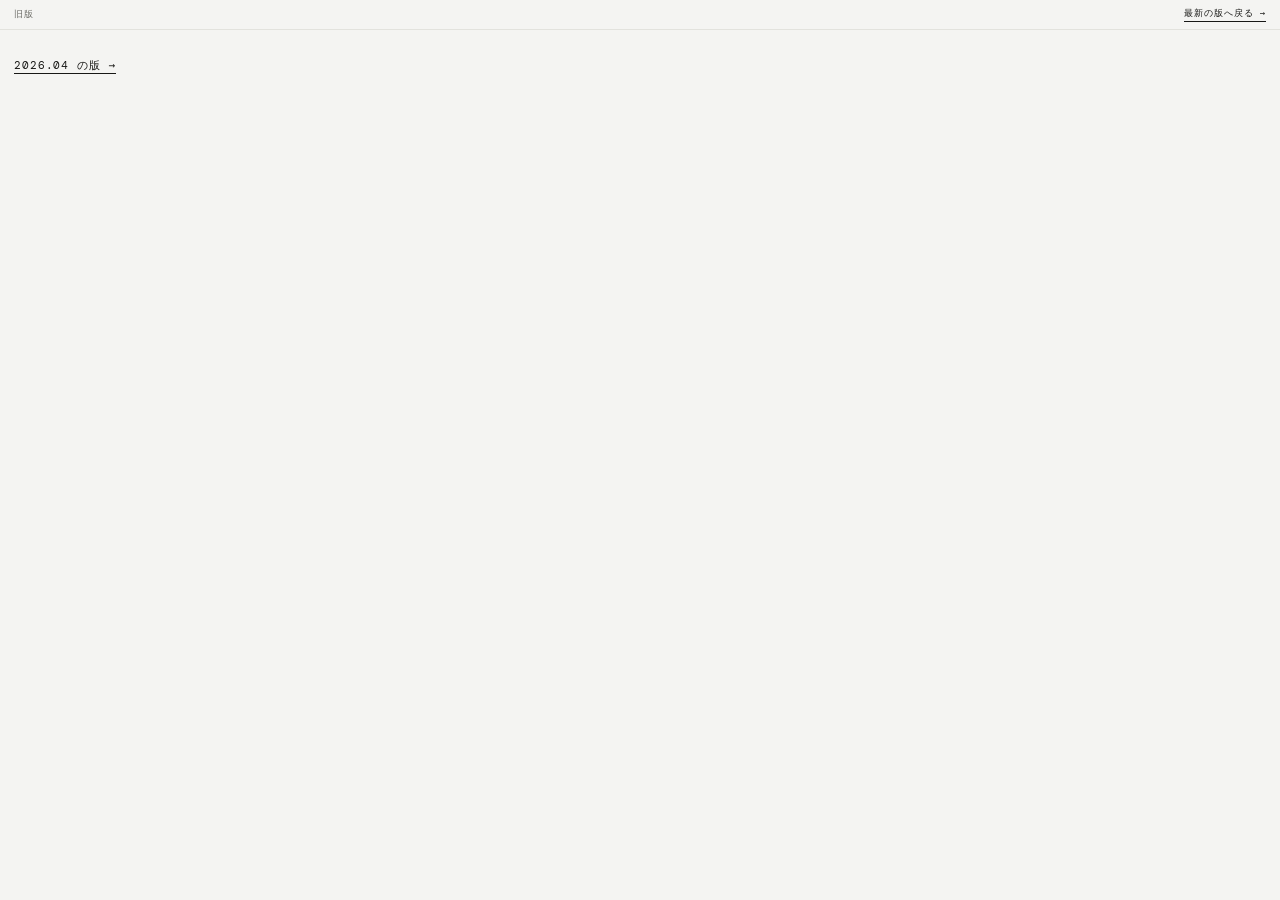
<file: v/index.html>
<!doctype html>
<html lang="ja">

<head>
  <meta charset="UTF-8" />
  <meta name="viewport" content="width=device-width,initial-scale=1" />
  <title>のおる — archive</title>
  <style>
    @import url("https://fonts.googleapis.com/css2?family=DM+Mono:wght@300;400&display=swap");

    * {
      margin: 0;
      padding: 0;
      box-sizing: border-box;
    }

    :root {
      --bg: #f4f4f2;
      --border2: #e2e2dd;
      --text: #181816;
      --text2: #6a6a65;
      --mono: "DM Mono", monospace;
    }

    html,
    body {
      height: 100%;
      background: var(--bg);
      overflow: hidden;
    }

    .bar {
      height: 30px;
      padding: 0 14px;
      display: flex;
      align-items: center;
      justify-content: space-between;
      gap: 12px;
      font-family: var(--mono);
      font-size: 9px;
      letter-spacing: 0.1em;
      color: var(--text2);
      border-bottom: 1px solid var(--border2);
    }

    .bar a {
      color: var(--text);
      text-decoration: none;
      border-bottom: 1px solid var(--text);
      padding-bottom: 1px;
      white-space: nowrap;
      transition: opacity 0.2s;
    }

    .bar a:hover {
      opacity: 0.45;
    }

    .list {
      list-style: none;
      padding: 28px 14px;
      display: flex;
      flex-direction: column;
      gap: 14px;
      font-family: var(--mono);
      font-size: 11px;
      letter-spacing: 0.08em;
    }

    .list a {
      color: var(--text);
      text-decoration: none;
      border-bottom: 1px solid var(--text);
      padding-bottom: 1px;
      transition: opacity 0.2s;
    }

    .list a:hover {
      opacity: 0.45;
    }

    iframe {
      display: block;
      width: 100%;
      height: calc(100dvh - 30px);
      border: 0;
    }
  </style>
</head>

<body>
  <div class="bar"><span id="name"></span><a href="../">最新の版へ戻る →</a></div>
  <iframe id="frame" title="過去の版"></iframe>
  <script src="../versions.js"></script>
  <script>
    // ?id=<id> の版を、手を入れずにそのまま下に表示する。id が無ければ旧版の一覧を出す（メニューは旧版が 2 つ以上になるとここへ来る）
    const id = new URLSearchParams(location.search).get("id");
    const olds = (typeof VERSIONS !== "undefined" ? VERSIONS : []).filter((x) => !x.current);
    const v = olds.find((x) => x.id === id);
    const name = document.getElementById("name"),
      frame = document.getElementById("frame");
    if (v) {
      name.textContent = `${v.label} の版を表示中`;
      document.title = `のおる — ${v.label}`;
      frame.src = `./${encodeURIComponent(v.id)}/`;
    } else {
      frame.remove();
      if (id == null && olds.length) {
        name.textContent = "旧版";
        const list = document.createElement("ul");
        list.className = "list";
        olds.forEach((o) => {
          const a = list.appendChild(document.createElement("li")).appendChild(document.createElement("a"));
          a.href = `./?id=${encodeURIComponent(o.id)}`;
          a.textContent = `${o.label} の版 →`;
        });
        document.body.appendChild(list);
      } else name.textContent = "この版は見つかりません";
    }
  </script>
</body>

</html>
</file>
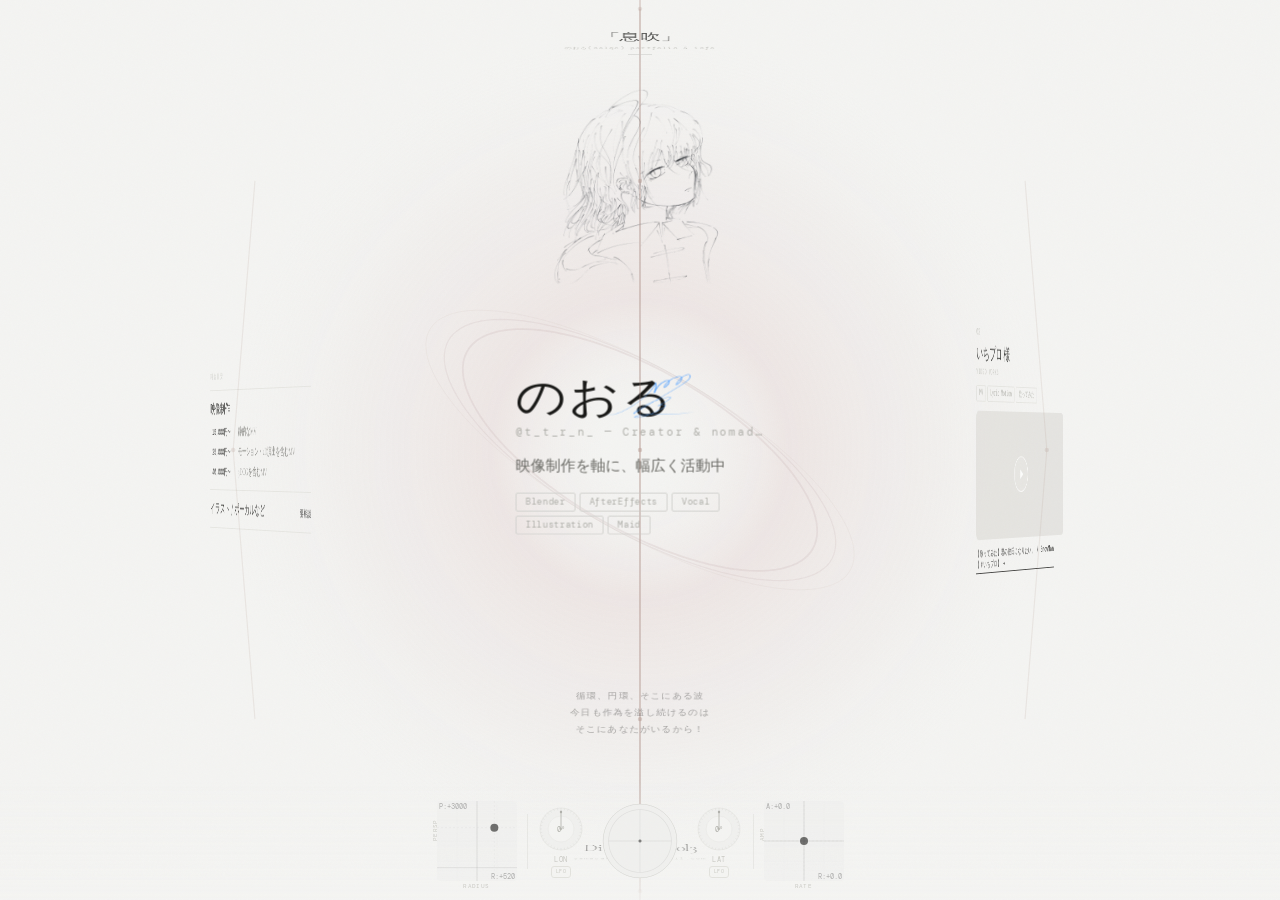
<file: v/2026-04/index.html>
<!doctype html>
<html lang="ja">

<head>
  <meta charset="UTF-8" />
  <meta name="viewport" content="width=device-width,initial-scale=1,maximum-scale=1,user-scalable=no" />
  <title>のおる — portfolio & info</title>
  <meta name="description" content="映像制作を軸に、幅広く活動中のクリエイター「のおる」のウェブサイトです。" />

  <!-- OGP / Facebook -->
  <meta property="og:type" content="website" />
  <meta property="og:url" content="https://nolqe.github.io/Ivky/" />
  <meta property="og:title" content="のおる — portfolio & info" />
  <meta property="og:description" content="映像制作を軸に、幅広く活動中のクリエイター「のおる」のウェブサイトです。" />
  <meta property="og:image" content="https://nolqe.github.io/Ivky/images/ivky.png" />

  <!-- Twitter -->
  <meta name="twitter:card" content="summary_large_image" />
  <meta name="twitter:url" content="https://nolqe.github.io/Ivky/" />
  <meta name="twitter:title" content="のおる — portfolio & info" />
  <meta name="twitter:description" content="映像制作を軸に、幅広く活動中のクリエイター「のおる」のウェブサイトです。" />
  <meta name="twitter:image" content="https://nolqe.github.io/Ivky/images/ivky.png" />
  <style>
    @import url("https://fonts.googleapis.com/css2?family=Cormorant+Garamond:ital,wght@0,300;0,400;0,500;1,300&family=DM+Mono:wght@300;400&family=Playfair+Display:wght@400;500&display=swap");

    @font-face {
      font-family: 'Aozora Mincho Thin';
      src: url('https://cdn.leafscape.be/aozoramincho/AozoraMinchoThin_web.woff2') format('woff2');
      font-display: swap;
    }

    * {
      margin: 0;
      padding: 0;
      box-sizing: border-box;
    }

    :root {
      --bg: #f4f4f2;
      --bg2: #eeeee9;
      --border: #d4d4d0;
      --border2: #e2e2dd;
      --text: #181816;
      --text2: #6a6a65;
      --text3: #b0b0aa;
      --text4: #c8c8c2;
      --serif: "Cormorant Garamond", serif;
      --mono: "DM Mono", monospace;
    }

    html,
    body {
      background: var(--bg);
      margin: 0;
      padding: 0;
      overflow: hidden;
      height: 100%;
    }

    #app {
      position: relative;
      width: 100%;
      height: 100dvh;
      overflow: hidden;
      background: var(--bg);
      font-family: var(--serif);
      color: var(--text);
      font-size: 15px;
    }

    #app::before {
      content: "";
      position: absolute;
      inset: 0;
      z-index: 999;
      pointer-events: none;
      opacity: 0.028;
      background-image: url("data:image/svg+xml,%3Csvg viewBox='0 0 256 256' xmlns='http://www.w3.org/2000/svg'%3E%3Cfilter id='n'%3E%3CfeTurbulence type='fractalNoise' baseFrequency='0.9' numOctaves='4' stitchTiles='stitch'/%3E%3C/filter%3E%3Crect width='100%25' height='100%25' filter='url(%23n)'/%3E%3C/svg%3E");
      background-size: 128px 128px;
    }

    canvas#bg {
      position: absolute;
      inset: 0;
      width: 100%;
      height: 100%;
      pointer-events: none;
      z-index: 0;
    }

    canvas#connections {
      position: absolute;
      inset: 0;
      width: 100%;
      height: 100%;
      pointer-events: none;
      z-index: 2;
    }

    #sphere-vp {
      position: absolute;
      inset: 0;
      overflow: hidden;
      cursor: grab;
      perspective-origin: 50% 50%;
      z-index: 1;
    }

    #sphere-vp:active {
      cursor: grabbing;
    }

    #globe {
      position: absolute;
      left: 50%;
      top: 50%;
      transform-style: preserve-3d;
      width: 0;
      height: 0;
    }

    .panel {
      position: absolute;
      left: 50%;
      top: 50%;
      transform-style: preserve-3d;
      backface-visibility: hidden;
      display: flex;
      align-items: center;
      justify-content: center;
    }

    .panel-inner {
      pointer-events: auto;
      cursor: default;
    }

    h1 {
      font-family: 'Aozora Mincho Thin', "Playfair Display", var(--serif);
      font-size: clamp(32px, 7vw, 50px);
      font-weight: 100;
      letter-spacing: 0.043em;
      line-height: 1;
      white-space: nowrap;
      display: inline-block;
      transform: scaleY(0.86);
      transform-origin: center bottom;
    }

    .home-header {
      position: relative;
      display: inline-block;
    }

    .sign-img {
      position: absolute;
      top: 50%;
      left: 50%;
      transform: translate(-50%, -50%);
      height: 250%;
      /* 名前の2.5倍の高さで、はみ出すように被さる */
      width: auto;
      pointer-events: none;
      /* 下の文字は触れるようにする */
      z-index: 2;
    }

    .sub {
      font-family: var(--mono);
      font-size: clamp(9px, 2vw, 10.5px);
      color: var(--text3);
      letter-spacing: 0.18em;
      margin-top: 10px;
      white-space: nowrap;
    }

    .lead {
      font-size: clamp(13px, 3vw, 15px);
      font-weight: 300;
      color: var(--text2);
      line-height: 1.85;
      max-width: 290px;
      margin-top: 14px;
    }

    .chips {
      display: flex;
      flex-wrap: wrap;
      gap: 4px;
      max-width: 290px;
      margin-top: 12px;
    }

    .chip {
      font-family: var(--mono);
      font-size: 8.5px;
      color: var(--text3);
      border: 1px solid var(--border);
      padding: 3px 9px;
      border-radius: 2px;
      letter-spacing: 0.08em;
    }

    .sec-head {
      font-family: var(--mono);
      font-size: 8px;
      color: var(--text4);
      letter-spacing: 0.24em;
      text-transform: uppercase;
      margin-bottom: 10px;
    }

    .work-card {
      width: clamp(210px, 50vw, 250px);
    }

    .wnum {
      font-family: var(--mono);
      font-size: 9px;
      color: var(--text4);
      margin-bottom: 5px;
      letter-spacing: 0.05em;
    }

    .wname {
      font-size: clamp(15px, 4vw, 18px);
      font-weight: 400;
      margin-bottom: 5px;
      letter-spacing: -0.01em;
    }

    .wmeta {
      font-family: var(--mono);
      font-size: 8px;
      color: var(--text4);
      letter-spacing: 0.08em;
      text-transform: uppercase;
      margin: -2px 0 8px;
    }

    .wdesc {
      font-family: var(--mono);
      font-size: clamp(9px, 2vw, 10px);
      color: var(--text2);
      line-height: 1.65;
      font-weight: 300;
      margin-bottom: 10px;
    }

    .wtags {
      display: flex;
      flex-wrap: wrap;
      gap: 4px;
      margin-bottom: 10px;
    }

    .tag {
      font-family: var(--mono);
      font-size: 8.5px;
      color: var(--text3);
      border: 1px solid var(--border2);
      padding: 2px 7px;
      border-radius: 2px;
    }

    .wlinks {
      display: flex;
      flex-wrap: wrap;
      gap: 8px;
      margin-top: 10px;
    }

    .wlink,
    .wghost {
      font-family: var(--mono);
      font-size: 8.5px;
      letter-spacing: 0.08em;
      text-decoration: none;
      padding-bottom: 2px;
      max-width: 100%;
      overflow: hidden;
      text-overflow: ellipsis;
      white-space: nowrap;
      display: inline-block;
    }

    .wlink {
      color: var(--text);
      border-bottom: 1px solid var(--text);
      transition: opacity 0.2s;
    }

    .wlink:hover {
      opacity: 0.45;
    }

    .wghost {
      color: var(--text4);
      border-bottom: 1px solid var(--border);
    }

    .yt {
      aspect-ratio: 16/9;
      width: 100%;
      background: #eae9e5;
      border-radius: 6px;
      display: flex;
      align-items: center;
      justify-content: center;
      position: relative;
      overflow: hidden;
      cursor: pointer;
    }

    .yt.is-disabled {
      cursor: default;
      background: linear-gradient(135deg, #ecebe7, #e4e3df);
    }

    .yt.is-disabled .yt-play {
      border-color: rgba(24, 24, 22, 0.14);
      opacity: 0.5;
    }

    .yt.is-disabled .yt-play polygon {
      fill: rgba(24, 24, 22, 0.3);
    }

    .yt-play {
      width: 40px;
      height: 40px;
      border-radius: 50%;
      background: transparent;
      border: 1px solid rgba(24, 24, 22, 0.3);
      display: flex;
      align-items: center;
      justify-content: center;
      transition:
        transform 0.25s,
        background 0.25s,
        border-color 0.25s;
      position: relative;
      z-index: 1;
    }

    .yt:hover .yt-play {
      transform: scale(1.06);
    }

    .yt-play svg {
      margin-left: 2px;
      width: 12px;
      height: 12px;
    }

    .yt-play polygon {
      fill: rgba(24, 24, 22, 0.45);
      transition: fill 0.25s;
    }

    .yt-ph {
      display: none;
    }

    .yt iframe {
      position: absolute;
      inset: 0;
      width: 100%;
      height: 100%;
      border: 0;
      border-radius: 6px;
    }

    .yt.has-img::before {
      content: '';
      position: absolute;
      inset: 0;
      background: rgba(0, 0, 0, 0.04);
      transition: background 0.3s;
    }

    .yt.has-img:hover::before {
      background: rgba(0, 0, 0, 0);
    }

    .yt.has-img .yt-play {
      border-color: rgba(255, 255, 255, 0.85);
      background: rgba(255, 255, 255, 0.08);
      -webkit-backdrop-filter: blur(2px);
      backdrop-filter: blur(2px);
    }

    .yt.has-img .yt-play polygon {
      fill: rgba(255, 255, 255, 0.95);
    }

    .yt.has-img:hover .yt-play {
      background: rgba(255, 255, 255, 0.22);
      border-color: rgba(255, 255, 255, 1);
    }

    .note-img,
    .work-img {
      width: 100%;
      height: auto;
      border-radius: 5px;
      display: block;
    }

    .note-img {
      margin-bottom: 8px;
      margin-top: 4px;
      margin-left: auto;
      margin-right: auto;
    }

    .work-img {
      margin-bottom: 10px;
    }

    .note-stack {
      width: clamp(230px, 55vw, 270px);
    }

    .note-item {
      padding: 11px 0;
      text-align: center;
      transition: transform 0.2s;
    }

    .note-item:hover {
      transform: translateX(2px);
    }

    .ntitle {
      font-size: 15px;
      font-weight: 300;
      display: block;
      margin-bottom: 5px;
    }

    .nmeta {
      font-family: var(--mono);
      font-size: 8px;
      color: var(--text4);
      letter-spacing: 0.08em;
      margin-bottom: 5px;
    }

    .nlink {
      font-family: var(--mono);
      font-size: 8.5px;
      color: var(--text4);
      text-decoration: none;
      letter-spacing: 0.08em;
      transition: color 0.2s;
    }

    .nlink:hover {
      color: var(--text);
    }

    .nlink.is-disabled {
      pointer-events: none;
      opacity: 0.8;
    }

    .price-stack {
      width: clamp(250px, 60vw, 290px);
    }

    .pr-block {
      padding: 12px 0;
      border-bottom: 1px solid var(--border2);
    }

    .pr-block:first-child {
      border-top: 1px solid var(--border2);
    }

    .pr-group-name {
      font-size: 15px;
      font-weight: 400;
      margin-bottom: 8px;
    }

    .pr-sub-list {
      display: flex;
      flex-direction: column;
      gap: 6px;
    }

    .pr-sub-row {
      display: flex;
      align-items: baseline;
      gap: 12px;
      padding-left: 6px;
      transition: transform 0.2s;
    }

    .pr-sub-row:hover {
      transform: translateX(2px);
    }

    .pr-sub-amt {
      font-family: var(--mono);
      font-size: 10px;
      color: var(--text);
      width: 66px;
      flex-shrink: 0;
    }

    .pr-sub-desc {
      font-size: 12px;
      font-weight: 300;
      color: var(--text2);
    }

    .pr-single-row {
      display: flex;
      justify-content: space-between;
      align-items: baseline;
      gap: 14px;
      transition: transform 0.2s;
    }

    .pr-single-row:hover {
      transform: translateX(2px);
    }

    .pr-single-name {
      font-size: 15px;
      font-weight: 400;
    }

    .pr-single-amt {
      font-family: var(--mono);
      font-size: 10px;
      color: var(--text);
      white-space: nowrap;
    }

    .contact-w {
      width: clamp(250px, 60vw, 290px);
    }

    .clead {
      font-size: 14px;
      font-weight: 300;
      color: var(--text2);
      line-height: 1.85;
      margin-bottom: 18px;
    }

    .dmlink {
      font-family: var(--mono);
      font-size: 10px;
      color: var(--text);
      letter-spacing: 0.1em;
      text-decoration: none;
      border-bottom: 1px solid var(--text);
      padding-bottom: 2px;
      transition: opacity 0.2s;
    }

    .dmlink:hover {
      opacity: 0.4;
    }

    .contact-meta {
      font-family: var(--mono);
      font-size: 8px;
      color: var(--text4);
      letter-spacing: 0.08em;
      margin-top: 10px;
      line-height: 1.8;
    }

    .tpl {
      margin-top: 18px;
      padding: 16px;
      background: var(--bg2);
      border-radius: 5px;
    }

    .tpl-label {
      font-family: var(--mono);
      font-size: 7.5px;
      color: var(--text4);
      letter-spacing: 0.2em;
      text-transform: uppercase;
      margin-bottom: 10px;
    }

    .tpl-body {
      display: grid;
      grid-template-columns: 1fr 1fr;
      gap: 12px 16px;
      margin-top: 4px;
    }

    @media (max-width: 480px) {
      .tpl-body {
        grid-template-columns: 1fr;
        gap: 8px;
      }
    }

    .tpl-row {
      display: flex;
      flex-direction: column;
      gap: 3px;
    }

    .tpl-lbl {
      font-family: var(--mono);
      font-size: 8px;
      color: var(--text);
    }

    .tpl-val {
      font-size: 10px;
      color: var(--text2);
    }

    .tpl-ph {
      display: none;
    }

    .cbtn {
      font-family: var(--mono);
      font-size: 8.5px;
      color: var(--text3);
      background: none;
      border: none;
      padding: 0;
      cursor: pointer;
      margin-top: 10px;
      letter-spacing: 0.08em;
      display: block;
      transition: color 0.2s;
    }

    .cbtn:hover {
      color: var(--text);
    }

    .pole-card {
      text-align: center;
      width: 180px;
    }

    .pole-name {
      font-size: 24px;
      font-weight: 300;
      letter-spacing: -0.02em;
    }

    .pole-sub {
      font-family: var(--mono);
      font-size: 8px;
      color: var(--text3);
      letter-spacing: 0.15em;
      margin-top: 6px;
    }

    .pole-line {
      width: 28px;
      height: 1px;
      background: var(--border);
      margin: 10px auto;
    }

    .filler-card {
      width: 180px;
      text-align: center;
      opacity: 0.38;
    }

    .filler-text {
      font-family: var(--mono);
      font-size: 10px;
      color: var(--text);
      letter-spacing: 0.12em;
      line-height: 2;
    }

    /* ctrl strip */
    #ctrl-strip {
      position: absolute;
      bottom: 0;
      left: 0;
      right: 0;
      height: 118px;
      display: flex;
      align-items: center;
      justify-content: center;
      gap: 10px;
      z-index: 10;
      pointer-events: none;
      background: linear-gradient(to top, rgba(244, 244, 242, 0.8) 0%, rgba(244, 244, 242, 0) 100%);
    }

    #ctrl-strip>* {
      pointer-events: auto;
    }

    @media (max-width: 600px) {
      #ctrl-strip {
        height: 106px;
        gap: 6px;
      }
    }

    /* XY pads */
    .xy-pad {
      position: relative;
      width: 80px;
      height: 80px;
      flex-shrink: 0;
      touch-action: none;
      user-select: none;
    }

    @media (max-width: 600px) {
      .xy-pad {
        width: 64px;
        height: 64px;
      }
    }

    .xy-pad canvas {
      display: block;
      width: 100%;
      height: 100%;
      cursor: crosshair;
      border-radius: 4px;
    }

    .xy-labels {
      position: absolute;
      inset: 0;
      pointer-events: none;
    }

    .xy-l {
      position: absolute;
      font-family: var(--mono);
      font-size: 6px;
      color: var(--text4);
      letter-spacing: 0.06em;
      text-transform: uppercase;
    }

    .xy-lx {
      bottom: -9px;
      left: 50%;
      transform: translateX(-50%);
    }

    .xy-ly {
      left: -2px;
      top: 50%;
      transform: translateY(-50%) rotate(-90deg);
      transform-origin: left center;
    }

    .lfo-btn {
      font-family: var(--mono);
      font-size: 5px;
      color: var(--text4);
      background: none;
      border: 0.5px solid var(--border2);
      border-radius: 3px;
      padding: 1.5px 4px;
      cursor: pointer;
      letter-spacing: 0.06em;
      transition: all 0.2s;
    }

    .lfo-btn.active {
      color: var(--text);
      border-color: var(--text3);
      background: rgba(24, 24, 22, 0.04);
    }

    #trackball {
      position: relative;
      width: 90px;
      height: 90px;
      user-select: none;
      touch-action: none;
      flex-shrink: 0;
    }

    @media (max-width: 600px) {
      #trackball {
        width: 74px;
        height: 74px;
      }
    }

    #trackball canvas {
      display: block;
      cursor: grab;
      width: 100%;
      height: 100%;
      border-radius: 50%;
      transition: box-shadow 0.3s;
    }

    #trackball canvas:hover {
      box-shadow: 0 0 16px rgba(24, 24, 22, 0.07);
    }

    #trackball canvas:active {
      cursor: grabbing;
      box-shadow: 0 0 20px rgba(24, 24, 22, 0.1);
    }

    .sub-dial-ch {
      display: flex;
      flex-direction: column;
      align-items: center;
      gap: 2px;
      flex-shrink: 0;
    }

    .sub-dial {
      position: relative;
      width: 48px;
      height: 48px;
      user-select: none;
      touch-action: none;
    }

    @media (max-width: 600px) {
      .sub-dial {
        width: 40px;
        height: 40px;
      }
    }

    .sub-dial svg {
      display: block;
      cursor: grab;
      width: 100%;
      height: 100%;
      transition: filter 0.3s;
    }

    .sub-dial svg:hover {
      filter: drop-shadow(0 0 6px rgba(24, 24, 22, 0.06));
    }

    .sub-dial svg:active {
      cursor: grabbing;
    }

    .sub-dial-label {
      font-family: var(--mono);
      font-size: 7px;
      color: var(--text4);
      letter-spacing: 0.1em;
      text-transform: uppercase;
    }

    .sub-dial-val {
      position: absolute;
      top: 50%;
      left: 50%;
      transform: translate(-50%, -50%);
      font-family: var(--mono);
      font-size: 7px;
      color: var(--text3);
      pointer-events: none;
    }

    .ctrl-div {
      width: 0.5px;
      height: 55px;
      background: rgba(212, 212, 208, 0.4);
      flex-shrink: 0;
      align-self: center;
    }
  </style>
</head>

<body>
  <div id="app">
    <canvas id="bg"></canvas>
    <canvas id="connections"></canvas>
    <div id="sphere-vp">
      <div id="globe"></div>
    </div>
    <div id="ctrl-strip">
      <div class="xy-pad" id="pad-L">
        <canvas id="padL-c"></canvas>
        <div class="xy-labels">
          <span class="xy-l xy-lx">Radius</span><span class="xy-l xy-ly">Persp</span>
        </div>
      </div>
      <div class="ctrl-div"></div>
      <div class="sub-dial-ch">
        <div class="sub-dial" id="sd-x">
          <svg viewBox="0 0 48 48" id="sd-x-svg">
            <circle cx="24" cy="24" r="21" fill="#f0f0ee" stroke="#d8d8d4" stroke-width="0.4" />
            <g id="sd-x-knurl"></g>
            <circle cx="24" cy="24" r="13" fill="#f4f4f2" stroke="#dcdcd8" stroke-width="0.3" />
            <circle cx="24" cy="24" r="1.2" fill="var(--text4)" />
            <g id="sd-x-needle">
              <line x1="24" y1="24" x2="24" y2="6" stroke="var(--text3)" stroke-width="0.8" stroke-linecap="round" />
              <circle cx="24" cy="7" r="1.2" fill="var(--text3)" />
            </g>
          </svg>
          <div class="sub-dial-val" id="sd-x-val">0°</div>
        </div>
        <div class="sub-dial-label">Lon</div>
      </div>
      <div id="trackball">
        <canvas id="tb-canvas" width="180" height="180"></canvas>
      </div>
      <div class="sub-dial-ch">
        <div class="sub-dial" id="sd-y">
          <svg viewBox="0 0 48 48" id="sd-y-svg">
            <circle cx="24" cy="24" r="21" fill="#f0f0ee" stroke="#d8d8d4" stroke-width="0.4" />
            <g id="sd-y-knurl"></g>
            <circle cx="24" cy="24" r="13" fill="#f4f4f2" stroke="#dcdcd8" stroke-width="0.3" />
            <circle cx="24" cy="24" r="1.2" fill="var(--text4)" />
            <g id="sd-y-needle">
              <line x1="24" y1="24" x2="24" y2="6" stroke="var(--text3)" stroke-width="0.8" stroke-linecap="round" />
              <circle cx="24" cy="7" r="1.2" fill="var(--text3)" />
            </g>
          </svg>
          <div class="sub-dial-val" id="sd-y-val">0°</div>
        </div>
        <div class="sub-dial-label">Lat</div>
      </div>
      <div class="ctrl-div"></div>
      <div class="xy-pad" id="pad-R">
        <canvas id="padR-c"></canvas>
        <div class="xy-labels">
          <span class="xy-l xy-lx">Rate</span><span class="xy-l xy-ly">Amp</span>
        </div>
      </div>
    </div>
  </div>
  <script>
    // ====== 配置の順番について ======
    // 要素は配列の「上から順番」に、以下の指定エリアへと配置されていきます。
    // [1番目] 北極 (1個)
    // [2〜5番目] 上の輪 (4個)
    // [6〜11番目] 赤道 (最も外側の輪・6個)
    // [12〜15番目] 下の輪 (4個)
    // [16番目] 南極 (1個)
    // --------------------------------
    // 【入れ替えの方法】配列内の {} ごと切り取り、別の行にペーストするだけで順序を変更できます。

    const SLOTS = [
      // —— [1] 北極 (一番上) ——
      { type: "pole", name: "「息吹」", sub: "のおる(nolqe)-portfolio & info" },
      { type: "note", img: "./images/icon.png", },
      {
        type: "work",
        name: "Krush 様",
        status: "Video Works",
        tags: ["MV", "Blender", "Lyric Motion", "歌ってみた"],
        ytId: "RTY3UJ6UmOw",
        links: [{ label: "キャリバー / ばぁう(cover.)", url: "https://youtu.be/RTY3UJ6UmOw?si=VWETlyy4AvGkkkpA" }],
      },
      {
        type: "note",
        title: "UTAU-死乃のぺ　れんたん風単独音",
        meta: "音声ライブラリ",
        url: "https://n00l3.fanbox.cc/posts/11664011",
        linkLabel: "配布ページ →",
        img: "./images/nope.png",
      },
      {
        type: "note",
        title: "nolqe-情報整理ツール",
        meta: "Chrome拡張機能",
        url: "https://note.com/nolqe/n/n6edf38ec361f",
        linkLabel: "noteで見る →",
        img: "./images/nolqe.png",
      },
      {
        type: "home",
        name: "のおる",
        signImg: "./images/sign.png",
        handle: "@t_t_r_n_",
        role: "Creator & nomad…",
        lead: "映像制作を軸に、幅広く活動中",
        chips: ["Blender", "AfterEffects", "Vocal", "Illustration", "Maid"],
      },
      {
        type: "work",
        name: "いちプロ 様",
        status: "Video Works",
        tags: ["MV", "Lyric Motion", "歌ってみた"],
        ytId: "raK3qEc7G2Y",
        links: [{ label: "【歌ってみた】君の彼氏になりたい。 / SnowMan \n【＃いちプロ】", url: "https://youtu.be/raK3qEc7G2Y?si=LwQK9ySFzm_q9dGB" }],
      },
      {
        type: "work",
        name: "Krush 様",
        status: "Video Works",
        tags: ["MV", "Blender", "Lyric Motion"],
        ytId: "IEjHbilyqbM",
        links: [{ label: "I&U / Krush", url: "https://www.youtube.com/watch?v=IEjHbilyqbM" }],
      },
      {
        type: "work",
        name: "ノンストップメドれ！",
        status: "Video works",
        desc: "透明度 名義にて、3:52~4:12のパートを担当",
        tags: ["MV", "Vocaloid", "Lyric Motion"],
        ytId: "aPpe4zBk3OQ",
        links: [{ label: "ノンストップメドれ！【MV】-また切ない世界を生きる", url: "https://youtu.be/aPpe4zBk3OQ?si=0o_fPp8y8t2Oeqjx&t=231" }],
      },
      {
        type: "note",
        title: "旧：依頼詳細記事",
        url: "https://note.com/nolqe/n/n083ab727b8a3?sub_rt=share_sb",
        linkLabel: "noteで見る →",
      },
      {
        type: "price",
        title: "料金目安",
        items: [
          {
            isGroup: true,
            name: "映像制作",
            subs: [
              { amount: "15,000円〜", desc: "静的なMV" },
              { amount: "25,000円〜", desc: "モーション・2D演出を含むMV" },
              { amount: "40,000円〜", desc: "3DCGを含むMV" },
            ]
          },
          {
            isGroup: false,
            name: "イラスト / ボーカルなど",
            amount: "要相談"
          }
        ]
      },
      {
        type: "filler",
        lines: ["循環、円環、そこにある波", "今日も作為を溢し続けるのは", "そこにあなたがいるから！"],
      },
      {
        type: "work",
        name: "歌宵花瑠 様",
        status: "Video Works",
        tags: ["MV", "Vocaloid", "Lyric Motion"],
        ytId: "MqjxINp7VjQ",
        links: [{ label: "Sunny Notes (feat.初音ミク) / 歌宵花瑠", url: "https://youtu.be/MqjxINp7VjQ?si=ecOMgr6F5R5wsuFw" }],
      },
      { type: "note", title: "人工言語-Sepnahqol", img: "./images/sep.png", meta: "" },
      {
        type: "contact",
        title: "Contact",
        data: {
          lead: "ご依頼・ご相談はXのDM等へ！\n規模や予算は問いません。\n納品後、銀行振込またはPayPalにてお支払い。",
          dmUrl: "https://x.com/t_t_r_n_",
          dmLabel: "X でDMを送る →",
          template: [
            { label: "依頼内容", ph: "映像制作・イラストなど" },
            { label: "予算目安", ph: "未定でも可" },
            { label: "納期目安", ph: "〇月〇日ごろまで" },
            { label: "素材・仕様", ph: "音源あり・イラスト手配中など" },
            { label: "クレジット", ph: "希望の名義、または不要" },
            { label: "支払い方法", ph: "銀行振込 / PayPal" },
            { label: "自由記述", ph: "イメージ・参考URLなど" },
          ]
        }
      },
      { type: "pole", name: "Discord : n00l3", sub: "yamasakiryo0328@gmail.com" },
    ];
    const RING_DEF = [
      { count: 1, lat: 1.22 },
      { count: 4, lat: 0.61 },
      { count: 6, lat: 0 },
      { count: 4, lat: -0.61 },
      { count: 1, lat: -1.22 },
    ];
    let P = {
      radiusBase: 520,
      radius: 520,
      perspective: 3000,
      friction: 0.995,
      speed: 1.2,
      lfoRate: 0,
      lfoAmp: 0,
      hue: 0,
      noise: 0,
    };
    let Q = [1, 0, 0, 0];
    function qMul(a, b) {
      return [
        a[0] * b[0] - a[1] * b[1] - a[2] * b[2] - a[3] * b[3],
        a[0] * b[1] + a[1] * b[0] + a[2] * b[3] - a[3] * b[2],
        a[0] * b[2] - a[1] * b[3] + a[2] * b[0] + a[3] * b[1],
        a[0] * b[3] + a[1] * b[2] - a[2] * b[1] + a[3] * b[0],
      ];
    }
    function qN(q) {
      const l = Math.hypot(...q);
      return q.map((v) => v / l);
    }
    function qAx(x, y, z, a) {
      const s = Math.sin(a / 2),
        c = Math.cos(a / 2);
      return qN([c, x * s, y * s, z * s]);
    }
    function qM(q) {
      const [w, x, y, z] = q;
      return [
        1 - 2 * (y * y + z * z),
        2 * (x * y - w * z),
        2 * (x * z + w * y),
        2 * (x * y + w * z),
        1 - 2 * (x * x + z * z),
        2 * (y * z - w * x),
        2 * (x * z - w * y),
        2 * (y * z + w * x),
        1 - 2 * (x * x + y * y),
      ];
    }
    function mA(m, v) {
      return [
        m[0] * v[0] + m[1] * v[1] + m[2] * v[2],
        m[3] * v[0] + m[4] * v[1] + m[5] * v[2],
        m[6] * v[0] + m[7] * v[1] + m[8] * v[2],
      ];
    }
    function aR(dx, dy) {
      if (Math.abs(dx) > 1e-4) Q = qN(qMul(qAx(0, 1, 0, dx), Q));
      if (Math.abs(dy) > 1e-4) Q = qN(qMul(qAx(1, 0, 0, dy), Q));
    }
    function esc(s) {
      if (s == null) return "";
      const d = document.createElement("div");
      d.textContent = String(s);
      return d.innerHTML.replace(/\n/g, "<br>");
    }
    function ytB(id, customImg) {
      const c = id ? "yt" : "yt is-disabled";

      let bgStyle = "";
      if (customImg) {
        bgStyle = `style="background-image: url('${esc(customImg)}'); background-size: contain; background-position: center; background-repeat: no-repeat; background-color: transparent;"`;
      } else if (id) {
        bgStyle = `style="background-image: url('https://img.youtube.com/vi/${id}/maxresdefault.jpg'); background-size: cover; background-position: center;"`;
      }

      const classStr = (customImg || id) ? `${c} has-img` : c;
      return `<div class="${classStr}" ${bgStyle} data-yt="${esc(id || '')}" ${id ? 'onclick="loadYT(this)"' : ''}><div class="yt-play"><svg width="12" height="12" viewBox="0 0 14 14" fill="none"><polygon points="3,1 13,7 3,13"/></svg></div></div>`;
    }
    function slotHTML(s) {
      switch (s.type) {
        case "pole":
          return `<div class="pole-card"><div class="pole-name">${esc(s.name || "")}</div><div class="pole-sub">${esc(s.sub || "")}</div><div class="pole-line"></div></div>`;
        case "home": {
          const chipsHtml = (s.chips || []).length > 0 ? `<div class="chips">${s.chips.map((c) => `<span class="chip">${esc(c)}</span>`).join("")}</div>` : "";
          const signHtml = s.signImg ? `<img src="${esc(s.signImg)}" class="sign-img" loading="lazy">` : "";
          return `<div style="max-width:320px"><div class="home-header"><h1>${esc(s.name || "")}</h1>${signHtml}</div><div class="sub">${esc(s.handle || "")} — ${esc(s.role || "")}</div><p class="lead">${esc(s.lead || "")}</p>${chipsHtml}</div>`;
        }
        case "work": {
          _wN++;
          const wNum = `<div class="wnum">${String(_wN).padStart(2, '0')}</div>`;
          const st = s.status ? `<div class="wmeta">${esc(s.status)}</div>` : "";
          const lk = (s.links || []).length > 0 ? `<div class="wlinks">${s.links.map((l) => (l.url ? `<a href="${esc(l.url)}" class="wlink" target="_blank">${esc(l.label)} →</a>` : `<span class="wghost">${esc(l.label)}</span>`)).join("")}</div>` : "";
          const tagsHtml = (s.tags || []).length > 0 ? `<div class="wtags">${s.tags.map((t) => `<span class="tag">${esc(t)}</span>`).join("")}</div>` : "";

          let mediaHtml = "";
          if (s.ytId) {
            mediaHtml = ytB(s.ytId, s.img);
          } else if (s.img) {
            mediaHtml = `<img src="${esc(s.img)}" class="work-img" loading="lazy">`;
          } else if ("ytId" in s) {
            mediaHtml = ytB("");
          }

          return `<div class="work-card">${wNum}<div class="wname">${esc(s.name || "")}</div>${st}<div class="wdesc">${esc(s.desc || "")}</div>${tagsHtml}${mediaHtml}${lk}</div>`;
        }
        case "note": {
          const linkHtml = s.url
            ? `<a href="${esc(s.url)}" class="nlink" target="_blank">${esc(s.linkLabel || "リンクを開く →")}</a>`
            : "";
          const imgHtml = s.img ? `<img src="${esc(s.img)}" class="note-img" loading="lazy">` : "";
          return `<div class="note-stack"><div class="note-item"><span class="ntitle">${esc(s.title || "")}</span>${s.meta ? `<div class="nmeta">${esc(s.meta)}</div>` : ""}${imgHtml}${linkHtml}</div></div>`;
        }
        case "price": {
          const items = s.items || [];
          return `<div><div class="sec-head">${esc(s.title || "Price")}</div><div class="price-stack">` +
            items.map(p => {
              if (p.isGroup) {
                const subsHtml = (p.subs || []).map(sub =>
                  `<div class="pr-sub-row"><div class="pr-sub-amt">${esc(sub.amount)}</div><div class="pr-sub-desc">${esc(sub.desc)}</div></div>`
                ).join("");
                return `<div class="pr-block"><div class="pr-group-name">${esc(p.name)}</div><div class="pr-sub-list">${subsHtml}</div></div>`;
              } else {
                return `<div class="pr-block"><div class="pr-single-row"><div class="pr-single-name">${esc(p.name)}</div><div class="pr-single-amt">${esc(p.amount)}</div></div></div>`;
              }
            }).join("") +
            `</div></div>`;
        }
        case "contact": {
          const c = s.data || {};
          const tpl = c.template || [];
          const tb = tpl.map((t) => `<div class="tpl-row"><span class="tpl-lbl">${esc(t.label)}</span><span class="tpl-val">${esc(t.ph)}</span></div>`).join("");
          const tp = tpl.map((t) => t.label + "：").join("\n");
          return `<div><div class="sec-head">${esc(s.title || "Contact")}</div><div class="contact-w"><p class="clead">${esc(c.lead || "")}</p><a href="${esc(c.dmUrl || "#")}" class="dmlink" target="_blank">${esc(c.dmLabel || "DMを送る →")}</a><div class="tpl"><div class="tpl-label">依頼テンプレート（任意）</div><div class="tpl-body">${tb}</div><button class="cbtn" data-tpl="${esc(tp)}">コピーする ↗</button></div></div></div>`;
        }
        case "filler":
          return `<div class="filler-card"><div class="filler-text">${(s.lines || []).map((l) => esc(l)).join("<br>")}</div></div>`;
        default:
          return "";
      }
    }
    const globe = document.getElementById("globe"),
      vp = document.getElementById("sphere-vp");
    let pE = [];
    let _wN = 0;
    function buildGlobe() {
      globe.innerHTML = "";
      pE = [];
      _wN = 0;
      let idx = 0;
      RING_DEF.forEach((ring) => {
        for (let i = 0; i < ring.count; i++) {
          if (idx >= SLOTS.length) return;
          const lon = (i / ring.count) * Math.PI * 2,
            lat = ring.lat,
            s = SLOTS[idx++];
          const bp = [
            Math.cos(lat) * Math.sin(lon),
            Math.sin(lat),
            Math.cos(lat) * Math.cos(lon),
          ];
          const el = document.createElement("div");
          el.className = "panel";
          el.innerHTML = `<div class="panel-inner">${slotHTML(s)}</div>`;
          globe.appendChild(el);
          pE.push({ el, bp });
        }
      });
    }
    buildGlobe();
    // precompute edges: connect panels whose base positions are close on sphere
    const edges = [];
    for (let i = 0; i < pE.length; i++)
      for (let j = i + 1; j < pE.length; j++) {
        const d =
          pE[i].bp[0] * pE[j].bp[0] +
          pE[i].bp[1] * pE[j].bp[1] +
          pE[i].bp[2] * pE[j].bp[2]; // dot product = cos(angle)
        if (d > 0.55) edges.push([i, j]); // ~56° threshold
      }
    const conC = document.getElementById("connections"),
      conX = conC.getContext("2d");
    function drawConnections(mat, r) {
      const dpr = devicePixelRatio || 1,
        W = (conC.width = conC.offsetWidth * dpr),
        H = (conC.height = conC.offsetHeight * dpr);
      conX.clearRect(0, 0, W, H);
      const cx = W / 2,
        cy = H / 2,
        h = P.hue;
      // project each panel to screen coords
      const proj = pE.map((p) => {
        const [wx, wy, wz] = mA(mat, p.bp);
        return { x: cx + wx * r * dpr, y: cy - wy * r * dpr, wz };
      });
      edges.forEach(([i, j]) => {
        const a = proj[i],
          b = proj[j];
        const minZ = Math.min(a.wz, b.wz);
        if (minZ < -0.3) return;
        const alpha = Math.max(0, Math.min(0.35, (minZ + 0.3) * 0.55));
        conX.beginPath();
        conX.moveTo(a.x, a.y);
        conX.lineTo(b.x, b.y);
        conX.strokeStyle = `hsla(${h + 15},18%,62%,${alpha.toFixed(3)})`;
        conX.lineWidth = dpr * 1.1;
        conX.stroke();
        [a, b].forEach((p) => {
          if (p.wz > 0.1) {
            conX.beginPath();
            conX.arc(p.x, p.y, dpr * 2.2, 0, Math.PI * 2);
            conX.fillStyle = `hsla(${h + 15},18%,62%,${(alpha * 0.7).toFixed(3)})`;
            conX.fill();
          }
        });
      });
    }
    globe.addEventListener("click", (e) => {
      const b = e.target.closest(".cbtn[data-tpl]");
      if (!b) return;
      navigator.clipboard.writeText(b.dataset.tpl).then(() => {
        b.textContent = "コピーしました ✓";
        setTimeout(() => (b.textContent = "コピーする ↗"), 1500);
      });
    });
    window.loadYT = (el) => {
      const id = el.dataset.yt;
      if (!id) return;
      el.innerHTML = `<iframe src="https://www.youtube-nocookie.com/embed/${id}?autoplay=1&rel=0" allow="autoplay;encrypted-media" allowfullscreen></iframe>`;
    };
    // ══════════════════ PANEL FOCUS ══════════════════
    function slerpQ(a, b, t) {
      let dot = a[0] * b[0] + a[1] * b[1] + a[2] * b[2] + a[3] * b[3];
      if (dot < 0) { b = b.map(v => -v); dot = -dot; }
      if (dot > 0.9995) return qN(a.map((v, i) => v + t * (b[i] - v)));
      const theta = Math.acos(Math.min(1, dot));
      const sinT = Math.sin(theta);
      const wa = Math.sin((1 - t) * theta) / sinT;
      const wb = Math.sin(t * theta) / sinT;
      return qN(a.map((v, i) => v * wa + b[i] * wb));
    }
    let focusAnim = null;
    function animateToQ(tQ) {
      if (iId) { cancelAnimationFrame(iId); iId = null; }
      if (focusAnim) { cancelAnimationFrame(focusAnim); }
      const sQ = [...Q], t0 = performance.now(), dur = 650;
      function step() {
        const t = Math.min(1, (performance.now() - t0) / dur);
        const ease = 1 - Math.pow(1 - t, 3);
        Q = slerpQ(sQ, tQ, ease);
        tick();
        if (t < 1) focusAnim = requestAnimationFrame(step);
        else focusAnim = null;
      }
      focusAnim = requestAnimationFrame(step);
    }
    function focusPanel(idx) {
      resetIdle();
      const w = mA(qM(Q), pE[idx].bp);
      const axLen = Math.hypot(w[1], -w[0]);
      if (axLen < 0.001) return;
      const angle = Math.acos(Math.max(-1, Math.min(1, w[2])));
      if (angle < 0.05) return;
      const dQ = qAx(w[1] / axLen, -w[0] / axLen, 0, angle);
      animateToQ(qN(qMul(dQ, Q)));
    }
    let clkX = 0, clkY = 0;
    globe.addEventListener("pointerdown", (e) => { clkX = e.clientX; clkY = e.clientY; });
    globe.addEventListener("click", (e) => {
      if (Math.hypot(e.clientX - clkX, e.clientY - clkY) > 5) return;
      if (e.target.closest("a, button, .yt, iframe")) return;
      const panel = e.target.closest(".panel");
      if (!panel) return;
      const idx = pE.findIndex(p => p.el === panel);
      if (idx >= 0) focusPanel(idx);
    });
    // ══════════════════ BACKGROUND ══════════════════
    const bgC = document.getElementById("bg"),
      bx = bgC.getContext("2d");
    let hP = 0;
    function hsl(h, s, l, a) {
      return `hsla(${h},${s}%,${l}%,${a})`;
    }
    function drawBg() {
      const dpr = devicePixelRatio || 1,
        W = (bgC.width = bgC.offsetWidth * dpr),
        H = (bgC.height = bgC.offsetHeight * dpr);
      bx.clearRect(0, 0, W, H);
      const cx = W / 2,
        cy = H / 2,
        mn = Math.min(W, H),
        h = P.hue,
        ns = P.noise,
        nj = () => ns * (Math.random() - 0.5) * mn * 0.02;
      const rN = P.radius / 520,
        rateN = P.lfoRate,
        ampN = P.lfoAmp;
      const hAmp = mn * (0.12 + Math.min(Math.abs(rateN), 4) * 0.06),
        hDir = rateN >= 0 ? 1 : -1;
      const hTurns = Math.abs(rateN) * 1.2;
      // persp→ring tilt angle: map persp(-300..8000) to ring angle(0.8..-0.2)
      const pNorm = (P.perspective + 300) / (8000 + 300); // 0..1
      const ringTiltBase = 0.8 - pNorm * 1.0; // ~0.8 at min persp, ~-0.2 at max
      const ringR = mn * (0.15 + Math.min(Math.abs(rN), 2.5) * 0.1),
        ringNeg = rN < 0;
      const bA = 0.42 + Math.min(Math.abs(ampN), 2) * 0.2;
      // glow
      const gR = mn * (0.35 + Math.abs(rN) * 0.12);
      const glow = bx.createRadialGradient(cx, cy, mn * 0.04, cx, cy, gR);
      glow.addColorStop(0, hsl(h, 20, 92, 0));
      glow.addColorStop(0.3, hsl(h, 30, 78, 0.22 + Math.abs(ampN) * 0.1));
      glow.addColorStop(0.7, hsl(h, 20, 85, 0.12));
      glow.addColorStop(1, hsl(h, 10, 95, 0));
      bx.fillStyle = glow;
      bx.fillRect(0, 0, W, H);
      // helix
      for (let s = 0; s < 2; s++) {
        const off = s * Math.PI;
        bx.beginPath();
        for (let i = 0; i <= 260; i++) {
          const t = i / 260,
            y = (t - 0.5) * H * 1.2 + cy + nj(),
            a =
              hTurns > 0.01
                ? t * hTurns * Math.PI * 2 * hDir + hP * 0.42 + off
                : off,
            x = cx + Math.sin(a) * hAmp + nj();
          i === 0 ? bx.moveTo(x, y) : bx.lineTo(x, y);
        }
        bx.strokeStyle = hsl(h + s * 15, 18, 72, s === 0 ? bA : bA * 0.7);
        bx.lineWidth = dpr * (1.3 + s * 0.2);
        bx.stroke();
      }
      const rc = Math.max(8, Math.round(12 + Math.abs(rateN) * 5));
      for (let i = 0; i < rc; i++) {
        const t = (i + 0.5) / rc,
          y = (t - 0.5) * H * 1.2 + cy,
          a1 =
            hTurns > 0.01 ? t * hTurns * Math.PI * 2 * hDir + hP * 0.42 : 0,
          a2 = a1 + Math.PI,
          avg = (Math.cos(a1) + Math.cos(a2)) / 2;
        if (avg > -0.55) {
          bx.beginPath();
          bx.moveTo(cx + Math.sin(a1) * hAmp + nj(), y + nj());
          bx.lineTo(cx + Math.sin(a2) * hAmp + nj(), y + nj());
          bx.strokeStyle = hsl(h + 10, 12, 76, 0.06 + (avg + 1) * 0.07);
          bx.lineWidth = dpr * 0.7;
          bx.stroke();
        }
      }
      // rings — diagonal, persp-linked tilt
      const phase = hP * 0.15;
      bx.save();
      bx.translate(cx, cy);
      bx.rotate(0.52);
      for (let ring = 0; ring < 3; ring++) {
        const sc = 0.92 + ring * 0.1,
          ti = ringTiltBase * (1 - ring * 0.08) * (ringNeg ? -1 : 1);
        const alpha = ringNeg
          ? 0.28 + ring * 0.04
          : 0.18 + Math.abs(rN) * 0.06 - ring * 0.02;
        const rH = ringNeg ? h + 180 : h + ring * 8;
        bx.beginPath();
        if (ringNeg) bx.setLineDash([dpr * 6, dpr * 4]);
        else bx.setLineDash([]);
        for (let i = 0; i <= 120; i++) {
          const a = (i / 120) * Math.PI * 2 + phase + ring * 0.2,
            rx = Math.cos(a) * ringR * sc + nj(),
            ry = Math.sin(a) * ringR * sc * ti + nj();
          i === 0 ? bx.moveTo(rx, ry) : bx.lineTo(rx, ry);
        }
        bx.closePath();
        bx.strokeStyle = hsl(rH, 15, 74, alpha);
        bx.lineWidth = dpr * (ring === 0 ? 1.8 : ring === 1 ? 1.2 : 0.6);
        bx.stroke();
      }
      bx.setLineDash([]);
      bx.restore();
    }
    // ══════════════════ TRACKBALL ══════════════════
    const tbC = document.getElementById("tb-canvas"),
      tx = tbC.getContext("2d");
    function drawTb() {
      const s = tbC.width / 2,
        cx = s,
        cy = s,
        r = s * 0.82,
        mat = qM(Q);
      tx.clearRect(0, 0, s * 2, s * 2);
      tx.beginPath();
      tx.arc(cx, cy, r, 0, Math.PI * 2);
      tx.fillStyle = "#f0f0ee";
      tx.fill();
      tx.strokeStyle = "#d0d0cc";
      tx.lineWidth = 1;
      tx.stroke();
      const lines = [[], [], []];
      for (let i = 0; i <= 60; i++) {
        const a = (i / 60) * Math.PI * 2;
        lines[0].push([Math.cos(a), 0, Math.sin(a)]);
        lines[1].push([0, Math.cos(a), Math.sin(a)]);
        lines[2].push([Math.cos(a), Math.sin(a), 0]);
      }
      [
        "rgba(24,24,22,0.12)",
        "rgba(24,24,22,0.08)",
        "rgba(24,24,22,0.08)",
      ].forEach((col, li) => {
        tx.beginPath();
        let st = false;
        lines[li].forEach((p) => {
          const [wx, wy, wz] = mA(mat, p),
            x = cx + wx * r * 0.85,
            y = cy - wy * r * 0.85;
          if (wz > -0.1) {
            if (!st) {
              tx.moveTo(x, y);
              st = true;
            } else tx.lineTo(x, y);
          } else st = false;
        });
        tx.strokeStyle = col;
        tx.lineWidth = 1.2;
        tx.stroke();
      });
      tx.beginPath();
      tx.arc(cx, cy, 3, 0, Math.PI * 2);
      tx.fillStyle = "rgba(24,24,22,0.5)";
      tx.fill();
    }
    // ══════════════════ RENDER ══════════════════
    function tick() {
      const r = P.radius;
      vp.style.perspective = P.perspective + "px";
      globe.style.transform = "translateX(-50%) translateY(-50%)";
      const mat = qM(Q);
      pE.forEach((p) => {
        const [wx, wy, wz] = mA(mat, p.bp);
        const x = wx * r,
          y = -wy * r,
          z = -(1 - wz) * r * 0.86;
        const rY = (Math.atan2(wx, wz) * 180) / Math.PI,
          rX = (-Math.asin(Math.max(-1, Math.min(1, wy))) * 180) / Math.PI;
        const vis = wz > -0.78,
          dm = (wz + 1) / 2,
          op = vis ? 0.16 + dm * 0.84 : 0,
          sc = 0.8 + dm * 0.2;
        p.el.style.transform = `translate(-50%,-50%) translate3d(${x.toFixed(1)}px,${y.toFixed(1)}px,${z.toFixed(1)}px) rotateY(${rY.toFixed(2)}deg) rotateX(${rX.toFixed(2)}deg) scale(${sc.toFixed(3)})`;
        p.el.style.opacity = op.toFixed(3);
        p.el.style.filter = `blur(${((1 - dm) * 1.4).toFixed(2)}px)`;
        p.el.style.pointerEvents = wz > 0.12 ? "auto" : "none";
        p.el.style.zIndex = String(Math.round(dm * 1000));
      });
      hP = Math.atan2(
        2 * (Q[0] * Q[2] + Q[1] * Q[3]),
        1 - 2 * (Q[2] * Q[2] + Q[3] * Q[3]),
      );
      drawBg();
      drawTb();
      drawConnections(mat, r);
    }
    // ══════════════════ KNURLS ══════════════════
    ["sd-x", "sd-y"].forEach((id) => {
      const g = document.getElementById(id + "-knurl");
      for (let i = 0; i < 36; i++) {
        const a = (i / 36) * Math.PI * 2,
          l = document.createElementNS("http://www.w3.org/2000/svg", "line");
        l.setAttribute("x1", 24 + 19 * Math.cos(a));
        l.setAttribute("y1", 24 + 19 * Math.sin(a));
        l.setAttribute("x2", 24 + 21 * Math.cos(a));
        l.setAttribute("y2", 24 + 21 * Math.sin(a));
        l.setAttribute("stroke", "#d0d0cc");
        l.setAttribute("stroke-width", "0.3");
        g.appendChild(l);
      }
    });
    // ══════════════════ XY PAD SYSTEM ══════════════════
    function createPad(canvasId, xDef, yDef) {
      const cv = document.getElementById(canvasId),
        cx = cv.getContext("2d");
      let dragging = false;
      function draw() {
        const dpr = devicePixelRatio || 1,
          w = (cv.width = cv.offsetWidth * dpr),
          h = (cv.height = cv.offsetHeight * dpr);
        cx.clearRect(0, 0, w, h);
        cx.fillStyle = "rgba(240,240,238,0.7)";
        cx.fillRect(0, 0, w, h);
        // zero lines
        const zx = ((0 - xDef.min) / (xDef.max - xDef.min)) * w,
          zy = (1 - (0 - yDef.min) / (yDef.max - yDef.min)) * h;
        cx.strokeStyle = "rgba(24,24,22,0.1)";
        cx.lineWidth = dpr * 0.8;
        if (xDef.min < 0 && xDef.max > 0) {
          cx.beginPath();
          cx.moveTo(zx, 0);
          cx.lineTo(zx, h);
          cx.stroke();
        }
        if (yDef.min < 0 && yDef.max > 0) {
          cx.beginPath();
          cx.moveTo(0, zy);
          cx.lineTo(w, zy);
          cx.stroke();
        }
        // light grid
        cx.strokeStyle = "rgba(212,212,208,0.2)";
        cx.lineWidth = dpr * 0.3;
        for (let i = 1; i < 4; i++) {
          cx.beginPath();
          cx.moveTo((w * i) / 4, 0);
          cx.lineTo((w * i) / 4, h);
          cx.stroke();
          cx.beginPath();
          cx.moveTo(0, (h * i) / 4);
          cx.lineTo(w, (h * i) / 4);
          cx.stroke();
        }
        // dot
        const fx = (xDef.get() - xDef.min) / (xDef.max - xDef.min),
          fy = 1 - (yDef.get() - yDef.min) / (yDef.max - yDef.min);
        const dx = fx * w,
          dy = fy * h;
        cx.setLineDash([dpr * 2, dpr * 2]);
        cx.strokeStyle = "rgba(24,24,22,0.08)";
        cx.lineWidth = dpr * 0.4;
        cx.beginPath();
        cx.moveTo(dx, 0);
        cx.lineTo(dx, h);
        cx.moveTo(0, dy);
        cx.lineTo(w, dy);
        cx.stroke();
        cx.setLineDash([]);
        cx.beginPath();
        cx.arc(dx, dy, dpr * 4, 0, Math.PI * 2);
        cx.fillStyle = "rgba(24,24,22,0.6)";
        cx.fill();
        cx.font = `${dpr * 7}px 'DM Mono',monospace`;
        cx.fillStyle = "rgba(24,24,22,0.3)";
        cx.textAlign = "right";
        cx.fillText(xDef.fmt(xDef.get()), w - dpr * 2, h - dpr * 2);
        cx.textAlign = "left";
        cx.fillText(yDef.fmt(yDef.get()), dpr * 2, dpr * 8);
      }
      function fromEvent(e) {
        const r = cv.getBoundingClientRect(),
          px = (e.touches ? e.touches[0].clientX : e.clientX) - r.left,
          py = (e.touches ? e.touches[0].clientY : e.clientY) - r.top;
        let xv =
          xDef.min +
          Math.max(0, Math.min(1, px / r.width)) * (xDef.max - xDef.min);
        let yv =
          yDef.max -
          Math.max(0, Math.min(1, py / r.height)) * (yDef.max - yDef.min);
        if (
          xDef.min < 0 &&
          xDef.max > 0 &&
          Math.abs(xv) < (xDef.max - xDef.min) * 0.03
        )
          xv = 0;
        if (
          yDef.min < 0 &&
          yDef.max > 0 &&
          Math.abs(yv) < (yDef.max - yDef.min) * 0.03
        )
          yv = 0;
        xDef.set(xv);
        yDef.set(yv);
        draw();
        tick();
      }
      cv.addEventListener("mousedown", (e) => {
        dragging = true;
        fromEvent(e);
        e.preventDefault();
        e.stopPropagation();
      });
      cv.addEventListener(
        "touchstart",
        (e) => {
          dragging = true;
          fromEvent(e);
          e.preventDefault();
          e.stopPropagation();
        },
        { passive: false },
      );
      cv.addEventListener("dblclick", () => {
        if (xDef.min < 0) xDef.set(0);
        if (yDef.min < 0) yDef.set(0);
        draw();
        tick();
      });
      // return {draw, dragging getter, fromEvent}
      return {
        draw,
        isDragging: () => dragging,
        move: (e) => {
          if (dragging) fromEvent(e);
        },
        end: () => {
          dragging = false;
        },
      };
    }
    const padL = createPad(
      "padL-c",
      {
        min: -1200,
        max: 1200,
        get: () => P.radiusBase,
        set: (v) => {
          P.radiusBase = v;
        },
        fmt: (v) => "R:" + (v >= 0 ? "+" : "") + Math.round(v),
      },
      {
        min: -1000,
        max: 5000,
        get: () => P.perspective,
        set: (v) => {
          P.perspective = v;
        },
        fmt: (v) => "P:" + (v >= 0 ? "+" : "") + Math.round(v),
      },
    );
    const padR = createPad(
      "padR-c",
      {
        min: -4,
        max: 4,
        get: () => P.lfoRate,
        set: (v) => {
          P.lfoRate = v;
        },
        fmt: (v) => "R:" + (v >= 0 ? "+" : "") + v.toFixed(1),
      },
      {
        min: -2,
        max: 2,
        get: () => P.lfoAmp,
        set: (v) => {
          P.lfoAmp = v;
        },
        fmt: (v) => "A:" + (v >= 0 ? "+" : "") + v.toFixed(1),
      },
    );
    // ══════════════════ TRACKBALL + VIEWPORT DRAG ══════════════════
    const tbc = document.getElementById("tb-canvas");
    let tD = false,
      tLX = 0,
      tLY = 0,
      tLT = 0,
      tVX = 0,
      tVY = 0,
      iId = null;
    function tS(e) {
      if (iId) {
        cancelAnimationFrame(iId);
        iId = null;
      }
      tD = true;
      const p = e.touches ? e.touches[0] : e;
      tLX = p.clientX;
      tLY = p.clientY;
      tLT = performance.now();
      tVX = 0;
      tVY = 0;
    }
    function tM(e) {
      if (!tD) return;
      const p = e.touches ? e.touches[0] : e,
        now = performance.now(),
        dx = p.clientX - tLX,
        dy = p.clientY - tLY,
        dt = now - tLT;
      if (dt > 0) {
        tVX = dx / dt;
        tVY = dy / dt;
      }
      tLX = p.clientX;
      tLY = p.clientY;
      tLT = now;
      const s = Math.PI / (tbc.getBoundingClientRect().width * 1.5);
      aR(-dx * s, dy * s);
      tick();
    }
    function tE() {
      if (!tD) return;
      tD = false;
      if (Math.abs(tVX) > 0.05 || Math.abs(tVY) > 0.05) {
        let vx = tVX * 6,
          vy = tVY * 6;
        const s = Math.PI / (tbc.getBoundingClientRect().width * 1.5);
        function st() {
          vx *= P.friction;
          vy *= P.friction;
          if (Math.abs(vx) < 0.15 && Math.abs(vy) < 0.15) {
            iId = null;
            return;
          }
          aR(-vx * s, vy * s);
          tick();
          iId = requestAnimationFrame(st);
        }
        iId = requestAnimationFrame(st);
      }
    }
    tbc.addEventListener("mousedown", (e) => {
      tS(e);
      e.preventDefault();
    });
    tbc.addEventListener(
      "touchstart",
      (e) => {
        tS(e);
        e.preventDefault();
      },
      { passive: false },
    );
    let vD = false,
      vLX = 0,
      vLY = 0,
      vLT = 0,
      vVX = 0,
      vVY = 0;
    vp.addEventListener("mousedown", (e) => {
      if (
        e.target.closest(
          ".panel-inner a,.panel-inner button,.panel-inner .yt",
        )
      )
        return;
      if (iId) {
        cancelAnimationFrame(iId);
        iId = null;
      }
      vD = true;
      vLX = e.clientX;
      vLY = e.clientY;
      vLT = performance.now();
      vVX = 0;
      vVY = 0;
      e.preventDefault();
    });
    vp.addEventListener(
      "touchstart",
      (e) => {
        if (
          e.target.closest(
            ".panel-inner a,.panel-inner button,.panel-inner .yt",
          )
        )
          return;
        if (iId) {
          cancelAnimationFrame(iId);
          iId = null;
        }
        vD = true;
        vLX = e.touches[0].clientX;
        vLY = e.touches[0].clientY;
        vLT = performance.now();
        vVX = 0;
        vVY = 0;
      },
      { passive: false },
    );
    function vM(e) {
      if (!vD) return;
      const p = e.touches ? e.touches[0] : e,
        now = performance.now(),
        dx = p.clientX - vLX,
        dy = p.clientY - vLY,
        dt = now - vLT;
      if (dt > 0) {
        vVX = dx / dt;
        vVY = dy / dt;
      }
      vLX = p.clientX;
      vLY = p.clientY;
      vLT = now;
      const s = (Math.PI * 0.4) / vp.offsetWidth;
      aR(dx * s, -dy * s);
      tick();
    }
    function vE() {
      if (!vD) return;
      vD = false;
      if (Math.abs(vVX) > 0.05 || Math.abs(vVY) > 0.05) {
        let vx = vVX * 8,
          vy = vVY * 8;
        const s = (Math.PI * 0.4) / vp.offsetWidth;
        function st() {
          vx *= P.friction;
          vy *= P.friction;
          if (Math.abs(vx) < 0.2 && Math.abs(vy) < 0.2) {
            iId = null;
            return;
          }
          aR(vx * s, -vy * s);
          tick();
          iId = requestAnimationFrame(st);
        }
        iId = requestAnimationFrame(st);
      }
    }
    // ══════════════════ SUB-DIALS ══════════════════
    let lfoLon = false,
      lfoLat = false;
    const SD = [
      {
        id: "sd-x",
        ap: (d) => {
          aR(-d * 0.02, 0);
          document.getElementById("sd-x-val").textContent =
            Math.round(
              (Math.atan2(
                2 * (Q[0] * Q[2] + Q[1] * Q[3]),
                1 - 2 * (Q[2] * Q[2] + Q[3] * Q[3]),
              ) *
                180) /
              Math.PI,
            ) + "°";
          tick();
        },
        getLfo: () => lfoLon,
        setLfo: (v) => {
          lfoLon = v;
        },
      },
      {
        id: "sd-y",
        ap: (d) => {
          aR(0, d * 0.02);
          document.getElementById("sd-y-val").textContent =
            Math.round(
              (Math.asin(
                Math.max(-1, Math.min(1, 2 * (Q[0] * Q[1] - Q[3] * Q[2]))),
              ) *
                180) /
              Math.PI,
            ) + "°";
          tick();
        },
        getLfo: () => lfoLat,
        setLfo: (v) => {
          lfoLat = v;
        },
      },
    ];
    let sDD = false,
      sAc = null,
      sA0 = 0;
    SD.forEach((sd) => {
      sd.sv = document.getElementById(sd.id + "-svg");
      sd.na = 0;
      const wrap = sd.sv.closest(".sub-dial-ch"),
        btn = document.createElement("button");
      btn.className = "lfo-btn";
      btn.textContent = "LFO";
      btn.addEventListener("click", (e) => {
        e.stopPropagation();
        const nv = !sd.getLfo();
        sd.setLfo(nv);
        btn.classList.toggle("active", nv);
      });
      wrap.appendChild(btn);
      sd.sv.addEventListener("mousedown", (e) => {
        sDD = true;
        sAc = sd;
        sA0 = sDA(sd.sv, e);
        e.preventDefault();
        e.stopPropagation();
      });
      sd.sv.addEventListener(
        "touchstart",
        (e) => {
          sDD = true;
          sAc = sd;
          sA0 = sDA(sd.sv, e);
          e.preventDefault();
          e.stopPropagation();
        },
        { passive: false },
      );
    });
    function sDA(svg, e) {
      const r = svg.getBoundingClientRect();
      return (
        (Math.atan2(
          (e.touches ? e.touches[0].clientY : e.clientY) -
          (r.top + r.height / 2),
          (e.touches ? e.touches[0].clientX : e.clientX) -
          (r.left + r.width / 2),
        ) *
          180) /
        Math.PI
      );
    }
    function sMv(e) {
      if (!sDD || !sAc) return;
      let a = sDA(sAc.sv, e),
        d = a - sA0;
      while (d > 180) d -= 360;
      while (d < -180) d += 360;
      sA0 = a;
      sAc.na += d;
      document
        .getElementById(sAc.id + "-needle")
        .setAttribute("transform", `rotate(${sAc.na.toFixed(1)},24,24)`);
      sAc.ap(d);
    }
    function sEd() {
      sDD = false;
      sAc = null;
    }
    SD.forEach((sd) => {
      document.getElementById(sd.id).addEventListener(
        "wheel",
        (e) => {
          e.preventDefault();
          e.stopPropagation();
          const d = e.deltaY > 0 ? 5 : -5;
          sd.na += d * 3;
          document
            .getElementById(sd.id + "-needle")
            .setAttribute("transform", `rotate(${sd.na.toFixed(1)},24,24)`);
          sd.ap(d);
        },
        { passive: false },
      );
    });
    // ══════════════════ LFO LOOP ══════════════════
    let lfoT = 0;
    let introT = 0;
    let lastInteract = performance.now();
    function resetIdle() { lastInteract = performance.now(); }
    function lfoTick() {
      lfoT += 0.016;

      // イントロアニメーション: 球体が飛び出して少し縮む (easeOutBack・控えめに)
      introT = Math.min(1.0, introT + 0.014); // 約1.1秒で1に到達
      const t = introT - 1;
      const b = t * t * (2.2 * t + 1.2) + 1;

      const rate = P.lfoRate,
        amp = P.lfoAmp,
        baseSpeed = rate * 0.008;

      // 呼吸エフェクト: 常に微かに膨らんだり縮んだり、AMPで振幅が大きくなる
      const breathPhase = lfoT * (0.7 + Math.abs(rate) * 0.9);
      const breathAmp = 1.2 + Math.abs(amp) * 8;
      const breath = Math.sin(breathPhase) * breathAmp;

      // ベースの半径(初期値520、UIパネルで変更可能)にイントロ倍率を掛け、呼吸を加算
      // マイナス値（裏返り演出）も許容するためそのまま計算
      P.radius = P.radiusBase * b + breath * Math.max(0, b);

      // Idle auto-rotation: 8秒操作なしで超ゆっくり回転
      const idleElapsed = performance.now() - lastInteract;
      if (idleElapsed > 8000 && !vD && !tD && !sDD && !focusAnim) {
        const idleFade = Math.min(1, (idleElapsed - 8000) / 3000);
        aR(0.0008 * idleFade, 0.00015 * idleFade);
      }

      const wobble = amp * Math.sin(lfoT * Math.abs(rate) * 1.7) * 0.015,
        lonD = baseSpeed + wobble;
      const wobbleY =
        amp * Math.sin(lfoT * Math.abs(rate) * 1.3 + 1.2) * 0.015,
        latD = baseSpeed * 0.7 + wobbleY;
      if (lfoLon) {
        aR(lonD, 0);
        tick();
      }
      if (lfoLat) {
        aR(0, latD);
        tick();
      }
      if (lfoLon) {
        const sd = SD[0];
        sd.na += lonD * 60;
        document
          .getElementById("sd-x-needle")
          .setAttribute("transform", `rotate(${sd.na.toFixed(1)},24,24)`);
        document.getElementById("sd-x-val").textContent =
          Math.round(
            (Math.atan2(
              2 * (Q[0] * Q[2] + Q[1] * Q[3]),
              1 - 2 * (Q[2] * Q[2] + Q[3] * Q[3]),
            ) *
              180) /
            Math.PI,
          ) + "°";
      }
      if (lfoLat) {
        const sd = SD[1];
        sd.na += latD * 60;
        document
          .getElementById("sd-y-needle")
          .setAttribute("transform", `rotate(${sd.na.toFixed(1)},24,24)`);
        document.getElementById("sd-y-val").textContent =
          Math.round(
            (Math.asin(
              Math.max(-1, Math.min(1, 2 * (Q[0] * Q[1] - Q[3] * Q[2]))),
            ) *
              180) /
            Math.PI,
          ) + "°";
      }
      const absR = Math.abs(rate),
        absA = Math.abs(amp);
      P.hue = (P.hue + absR * 2.5 + absA * 1) % 360;
      P.noise = Math.min(
        0.55,
        absA * 0.15 +
        absR * 0.03 +
        Math.abs(Math.sin(lfoT * 0.7)) * absA * 0.1,
      );
      if (!lfoLon && !lfoLat) tick();
      padL.draw();
      padR.draw();
      requestAnimationFrame(lfoTick);
    }
    lfoTick();
    // ══════════════════ GLOBAL EVENTS ══════════════════
    window.addEventListener("mousemove", (e) => {
      tM(e);
      sMv(e);
      vM(e);
      padL.move(e);
      padR.move(e);
    });
    window.addEventListener("mousedown", resetIdle);
    window.addEventListener("touchstart", resetIdle);
    window.addEventListener(
      "touchmove",
      (e) => {
        tM(e);
        sMv(e);
        vM(e);
        padL.move(e);
        padR.move(e);
        if (tD || sDD || vD || padL.isDragging() || padR.isDragging())
          e.preventDefault();
      },
      { passive: false },
    );
    window.addEventListener("mouseup", () => {
      tE();
      sEd();
      vE();
      padL.end();
      padR.end();
    });
    window.addEventListener("touchend", () => {
      tE();
      sEd();
      vE();
      padL.end();
      padR.end();
    });
    vp.addEventListener(
      "wheel",
      (e) => {
        e.preventDefault();
        resetIdle();
        if (iId) {
          cancelAnimationFrame(iId);
          iId = null;
        }
        const s = (Math.PI * 0.3) / vp.offsetWidth;
        aR(e.deltaY * P.speed * s, -e.deltaX * P.speed * s);
        tick();
      },
      { passive: false },
    );
    tick();
    padL.draw();
    padR.draw();
    window.addEventListener("resize", () => {
      tick();
      padL.draw();
      padR.draw();
    });
    // ══════════════════ KEYBOARD NAV ══════════════════
    window.addEventListener("keydown", (e) => {
      if (e.target.tagName === "INPUT" || e.target.tagName === "TEXTAREA") return;
      resetIdle();
      const step = 0.12;
      switch (e.key) {
        case "ArrowLeft": aR(-step, 0); tick(); e.preventDefault(); break;
        case "ArrowRight": aR(step, 0); tick(); e.preventDefault(); break;
        case "ArrowUp": aR(0, step); tick(); e.preventDefault(); break;
        case "ArrowDown": aR(0, -step); tick(); e.preventDefault(); break;
      }
    });
  </script>
</body>

</html>
</file>
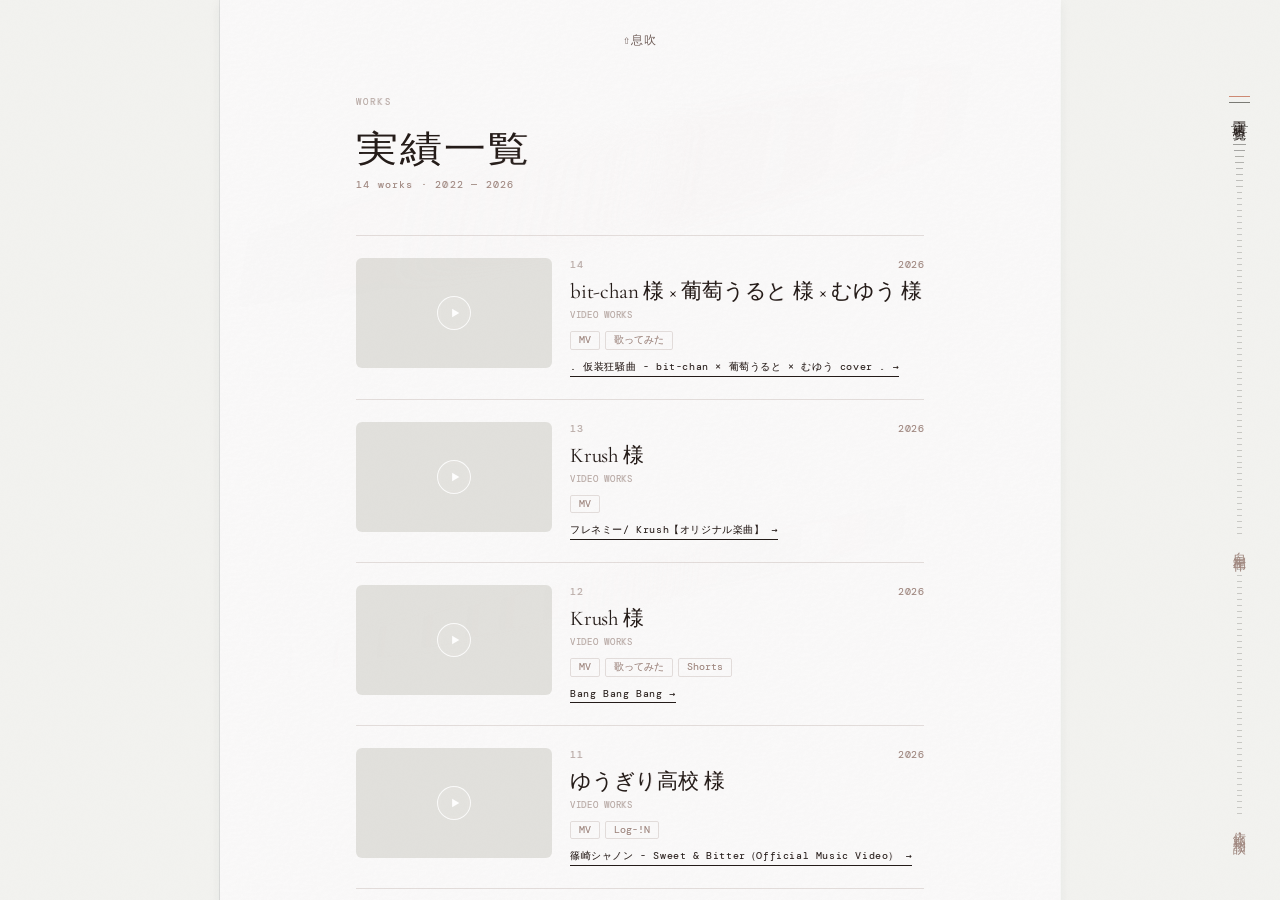
<file: personal.html>
<!doctype html>
<html lang="ja">

<head>
  <meta charset="UTF-8" />
  <meta name="viewport" content="width=device-width,initial-scale=1" />
  <title>のおる — personal</title>
  <meta name="description" content="映像制作を軸に、幅広く活動中のクリエイター「のおる」の自主制作です。" />
  <!-- personal は works.html の一枚の紙に入った。前からのリンクのために、紙の該当する部へ送る -->
  <meta http-equiv="refresh" content="0; url=./works.html#personal" />
  <link rel="canonical" href="https://nolqe.github.io/Ivky/works.html#personal" />

  <!-- OGP / Facebook -->
  <meta property="og:type" content="website" />
  <meta property="og:url" content="https://nolqe.github.io/Ivky/personal.html" />
  <meta property="og:title" content="のおる — personal" />
  <meta property="og:description" content="映像制作を軸に、幅広く活動中のクリエイター「のおる」の自主制作です。" />
  <meta property="og:image" content="https://nolqe.github.io/Ivky/images/ivky.png" />

  <!-- Twitter -->
  <meta name="twitter:card" content="summary_large_image" />
  <meta name="twitter:url" content="https://nolqe.github.io/Ivky/personal.html" />
  <meta name="twitter:title" content="のおる — personal" />
  <meta name="twitter:description" content="映像制作を軸に、幅広く活動中のクリエイター「のおる」の自主制作です。" />
  <meta name="twitter:image" content="https://nolqe.github.io/Ivky/images/ivky.png" />
  <script>
    location.replace("./works.html#personal");
  </script>
</head>

<body>
  <a href="./works.html#personal">移動しない場合はこちら</a>
</body>

</html>
</file>
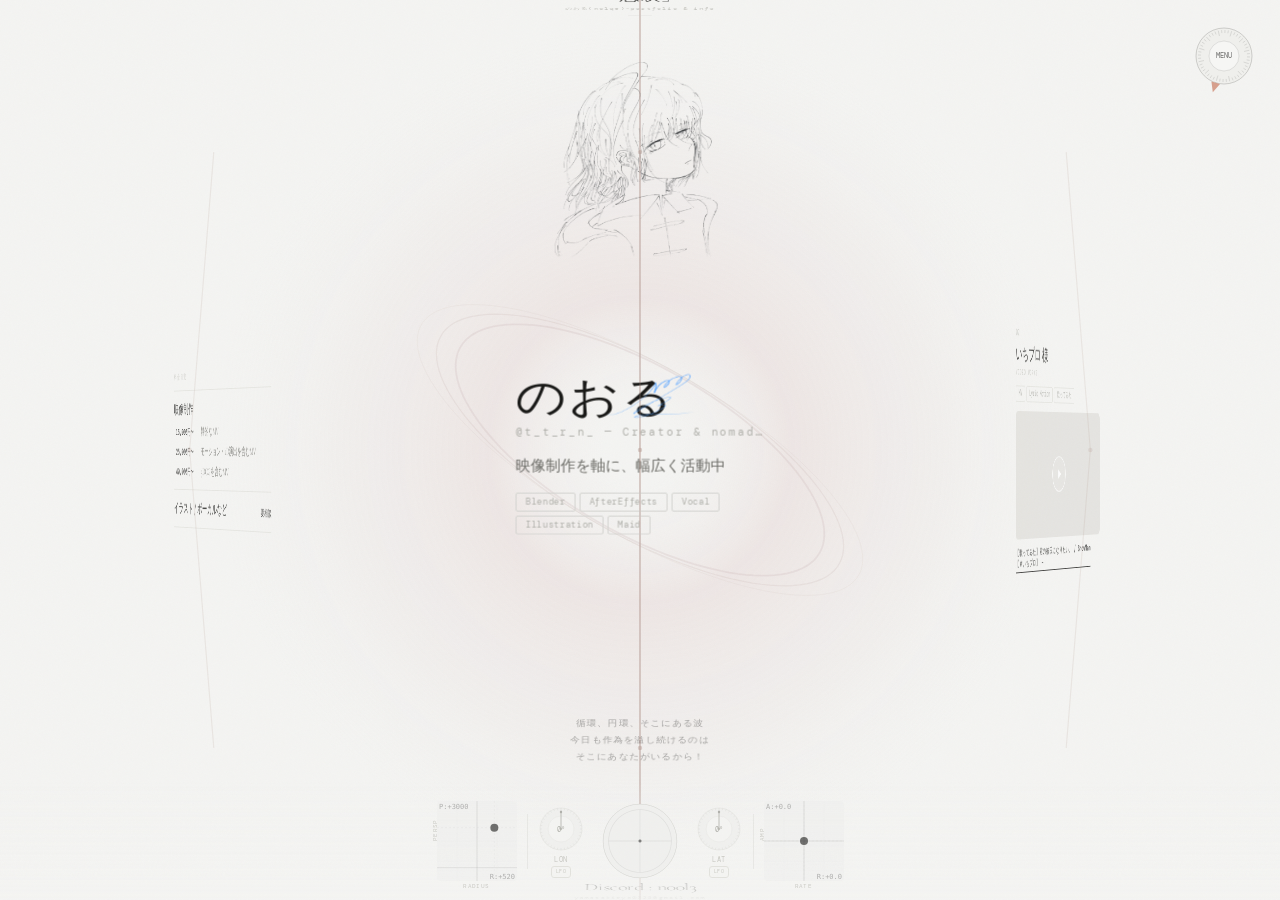
<file: request.html>
<!doctype html>
<html lang="ja">

<head>
  <meta charset="UTF-8" />
  <meta name="viewport" content="width=device-width,initial-scale=1" />
  <title>のおる — request</title>
  <meta name="description" content="映像制作を軸に、幅広く活動中のクリエイター「のおる」への依頼・相談の案内です。" />
  <!-- request は works.html の一枚の紙に入った。前からのリンクのために、紙の該当する部へ送る -->
  <meta http-equiv="refresh" content="0; url=./works.html#request" />
  <link rel="canonical" href="https://nolqe.github.io/Ivky/works.html#request" />

  <!-- OGP / Facebook -->
  <meta property="og:type" content="website" />
  <meta property="og:url" content="https://nolqe.github.io/Ivky/request.html" />
  <meta property="og:title" content="のおる — request" />
  <meta property="og:description" content="映像制作を軸に、幅広く活動中のクリエイター「のおる」への依頼・相談の案内です。" />
  <meta property="og:image" content="https://nolqe.github.io/Ivky/images/ivky.png" />

  <!-- Twitter -->
  <meta name="twitter:card" content="summary_large_image" />
  <meta name="twitter:url" content="https://nolqe.github.io/Ivky/request.html" />
  <meta name="twitter:title" content="のおる — request" />
  <meta name="twitter:description" content="映像制作を軸に、幅広く活動中のクリエイター「のおる」への依頼・相談の案内です。" />
  <meta name="twitter:image" content="https://nolqe.github.io/Ivky/images/ivky.png" />
  <script>
    location.replace("./works.html#request");
  </script>
</head>

<body>
  <a href="./works.html#request">移動しない場合はこちら</a>
</body>

</html>
</file>
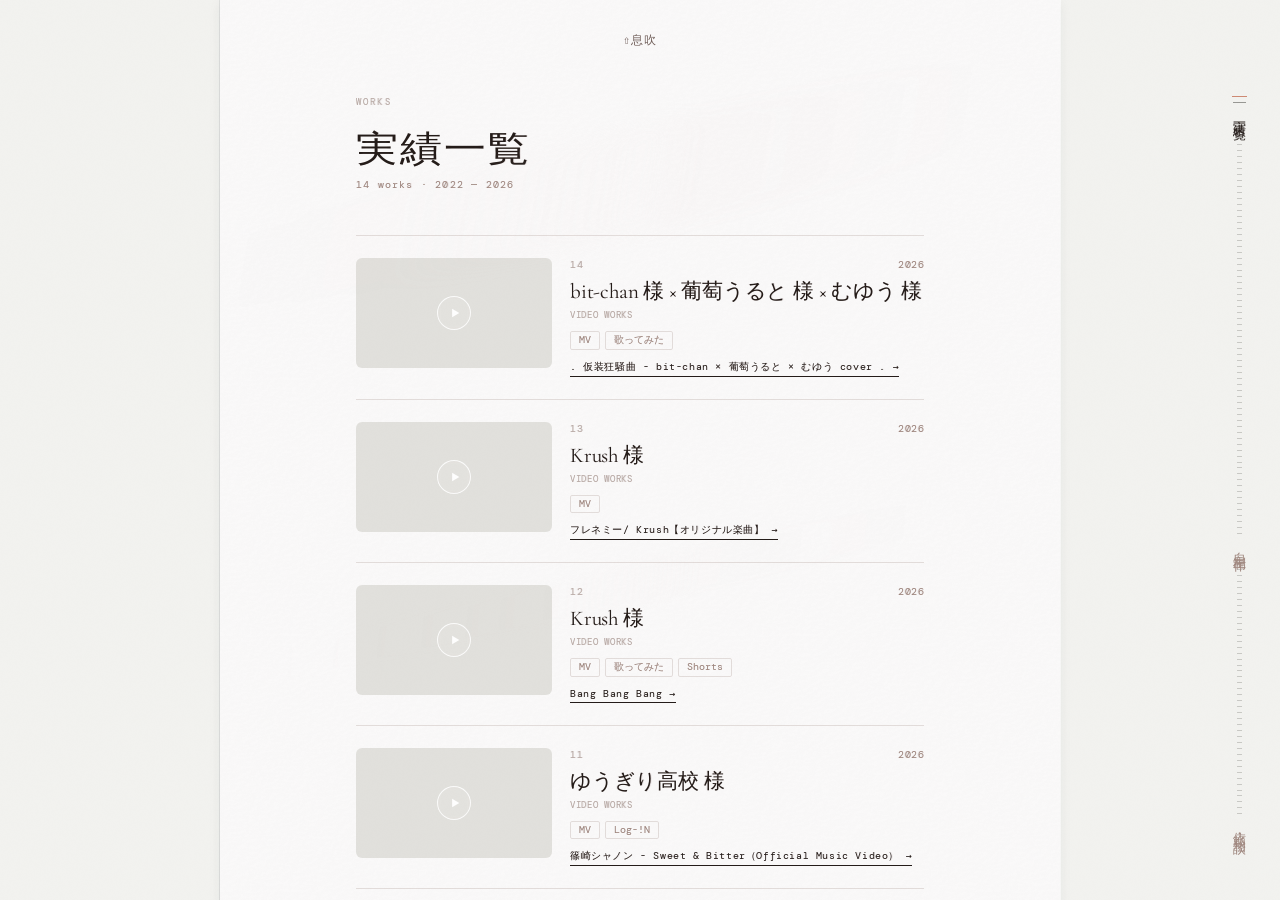
<file: works.html>
<!doctype html>
<html lang="ja">

<head>
  <meta charset="UTF-8" />
  <meta name="viewport" content="width=device-width,initial-scale=1" />
  <title>のおる — works</title>
  <meta name="description" content="映像制作を軸に、幅広く活動中のクリエイター「のおる」の実績一覧・自主制作と、依頼・相談の案内です。" />

  <!-- OGP / Facebook -->
  <meta property="og:type" content="website" />
  <meta property="og:url" content="https://nolqe.github.io/Ivky/works.html" />
  <meta property="og:title" content="のおる — works" />
  <meta property="og:description" content="映像制作を軸に、幅広く活動中のクリエイター「のおる」の実績一覧・自主制作と、依頼・相談の案内です。" />
  <meta property="og:image" content="https://nolqe.github.io/Ivky/images/ivky.png" />

  <!-- Twitter -->
  <meta name="twitter:card" content="summary_large_image" />
  <meta name="twitter:url" content="https://nolqe.github.io/Ivky/works.html" />
  <meta name="twitter:title" content="のおる — works" />
  <meta name="twitter:description" content="映像制作を軸に、幅広く活動中のクリエイター「のおる」の実績一覧・自主制作と、依頼・相談の案内です。" />
  <meta name="twitter:image" content="https://nolqe.github.io/Ivky/images/ivky.png" />
  <link rel="stylesheet" href="./list.css?v=paper-clean-live" />
  <!-- turn.js が開く位置と最初の絵を決めるまで、描き始めない（息吹から移るときに、何もない一コマを挟まない） -->
  <link rel="expect" href="#turned" blocking="render" />
  <!-- 息吹から回ってきたときは、紙の下にある絵を同じ値・同じ大きさから描き始める -->
  <script>
    history.scrollRestoration = "manual";
    try {
      const t = JSON.parse(sessionStorage.getItem("ivky-turn") || "null");
      if (t && t.from === "ibuki" && Date.now() - t.at < 8000) document.documentElement.classList.add("turn-in");
    } catch (e) {}
  </script>
</head>

<body>
  <!-- 紙の上下に送れる区間を続ける。紙が息吹の奥から手前へ回り、読める紙面へつながる（turn.js） -->
  <div class="track">
    <div class="zone" id="zone-top"></div>
    <div id="paper-slot">
      <div class="paper-scene">
        <div class="paper-front">
          <div id="paper">
            <a class="paper-return paper-return--top" href="./" data-return="-1">⇧息吹</a>
            <!-- 実績一覧・自主制作・依頼・相談は、一枚の紙に上から続く。右の目盛（scale.js）は .part[data-label] から見出しを拾う -->
            <main class="wrap">
              <section class="part" id="works" data-label="実績一覧">
                <div class="sec-head">Works</div>
                <h1>実績一覧</h1>
                <div class="count" id="works-count"></div>
                <ol class="works" id="works-list"></ol>
              </section>

              <section class="part" id="personal" data-label="自主制作">
                <div class="sec-head">Personal</div>
                <h2 class="title">自主制作</h2>
                <div class="count" id="personal-count"></div>
                <ol class="works" id="personal-list"></ol>
              </section>

              <section class="part" id="request" data-label="依頼・相談">
                <div class="sec-head">Request</div>
                <h2 class="title">依頼・相談</h2>
                <p class="lead" id="lead"></p>

                <section class="sec">
                  <div class="sec-head">料金目安</div>
                  <div id="price"></div>
                </section>

                <section class="sec">
                  <div class="sec-head">連絡先</div>
                  <div class="ways" id="ways"></div>
                </section>

                <section class="sec">
                  <div class="sec-head">依頼テンプレート（任意）</div>
                  <div class="tpl">
                    <div class="tpl-body" id="tpl"></div>
                    <button class="cbtn" id="copy" type="button">コピーする ↗</button>
                  </div>
                </section>
              </section>
            </main>
            <a class="paper-return paper-return--bottom" href="./" data-return="1">⇩息吹</a>
          </div>
        </div>
      </div>
    </div>
    <div class="zone" id="zone-bottom"></div>
  </div>

  <!-- 紙の下にある息吹と、紙面を横切る光 -->
  <canvas class="ibuki" aria-hidden="true"></canvas>
  <div class="flare" aria-hidden="true"><i></i><i></i></div>

  <script src="./works.js"></script>
  <script src="./personal.js"></script>
  <script src="./request.js?v=paypal"></script>
  <script src="./list.js"></script>
  <script>
    renderList(WORKS, "works");
    renderList(PERSONAL, "personal");

    // 依頼・相談（request.js）
    document.getElementById("lead").textContent = CONTACT.lead || "";

    // 料金目安（index.html の price と同じ形）
    document.getElementById("price").innerHTML = PRICE.map((p) =>
      p.isGroup
        ? `<div class="pr-block"><div class="pr-group-name">${esc(p.name)}</div><div class="pr-sub-list">${(p.subs || []).map((s) => `<div class="pr-sub-row"><div class="pr-sub-amt">${esc(s.amount)}</div><div class="pr-sub-desc">${esc(s.desc)}</div></div>`).join("")}</div></div>`
        : `<div class="pr-block"><div class="pr-single-row"><div class="pr-single-name">${esc(p.name)}</div><div class="pr-single-amt">${esc(p.amount)}</div></div></div>`
    ).join("");

    // 連絡先：X の DM を先頭に、Discord とメール
    const ways = [];
    if (CONTACT.dmUrl) ways.push(`<div class="way"><span class="way-k">X</span><a class="way-v" href="${esc(CONTACT.dmUrl)}" target="_blank" rel="noopener">${esc(CONTACT.dmLabel || "DMを送る →")}</a></div>`);
    if (CONTACT.discord) ways.push(`<div class="way"><span class="way-k">Discord</span><span class="way-v">${esc(CONTACT.discord)}</span></div>`);
    if (CONTACT.mail) ways.push(`<div class="way"><span class="way-k">Mail</span><a class="way-v" href="mailto:${esc(CONTACT.mail)}">${esc(CONTACT.mail)}</a></div>`);
    document.getElementById("ways").innerHTML = ways.join("");

    // 依頼テンプレート。コピーされるのは項目名だけ（index.html と同じ）
    const tpl = CONTACT.template || [];
    document.getElementById("tpl").innerHTML = tpl.map((t) => `<div class="tpl-row"><span class="tpl-lbl">${esc(t.label)}</span><span class="tpl-val">${esc(t.ph)}</span></div>`).join("");
    const copy = document.getElementById("copy");
    copy.addEventListener("click", () => {
      navigator.clipboard.writeText(tpl.map((t) => t.label + "：").join("\n")).then(() => {
        copy.textContent = "コピーしました ✓";
        setTimeout(() => (copy.textContent = "コピーする ↗"), 1500);
      });
    });
  </script>
  <script src="./scale.js?v=return-ready-v3"></script>
  <script src="./ibuki-bg.js?v=live-palette"></script>
  <script src="./paper-patina.js?v=paper-clean-live"></script>
  <script src="./paper-surface.js?v=turn-tilt"></script>
  <script src="./turn.js?v=paper-clean-live"></script>
</body>

</html>
</file>
<file: list.css>
/* ====== 紙（works.html）の見た目 ======
   息吹以外の、実績一覧・自主制作・依頼・相談が上から続く一枚の紙。一覧の描き方は list.js、右の目盛は scale.js */
@import url("https://fonts.googleapis.com/css2?family=Cormorant+Garamond:ital,wght@0,300;0,400;0,500;1,300&family=DM+Mono:wght@300;400&family=Playfair+Display:wght@400;500&display=swap");

* {
  margin: 0;
  padding: 0;
  box-sizing: border-box;
}

:root {
  --paper-hue: 0;
  --paper-light-hue: var(--paper-hue);
  --bg: #f4f4f2;
  --bg2: #eeeee9;
  --border: hsl(calc(var(--paper-hue) + 15), 12%, 80%);
  --border2: hsl(calc(var(--paper-hue) + 15), 12%, 87%);
  --text: hsl(calc(var(--paper-hue) + 15), 18%, 12%);
  --text2: hsl(calc(var(--paper-hue) + 15), 12%, 39%);
  --text3: hsl(calc(var(--paper-hue) + 15), 14%, 56%);
  --text4: hsl(calc(var(--paper-hue) + 15), 12%, 69%);
  --serif: "Cormorant Garamond", serif;
  --mono: "DM Mono", monospace;
  --paper-stock: hsl(var(--paper-hue), 10%, 98%);
  --paper-back: hsl(var(--paper-hue), 8%, 96%);
  --paper-shadow: hsl(calc(var(--paper-hue) + 15), 15%, 20%);
  --paper-fiber: url("./images/paper-fiber.svg?v=paper-clean");
}

/* 端で引っ張って更新する動き・跳ね返りは止める（端の先は転換の区間で、そこを送ると息吹へ回る） */
html {
  background: var(--bg2);
  overflow-x: clip;
  overscroll-behavior-y: none;
}

/* 息吹（index.html）との行き来で、ページが替わる一瞬を重ねてつなぐ */
@view-transition {
  navigation: auto;
}

body {
  font-family: var(--serif);
  color: var(--text);
  font-size: 15px;
  min-height: 100dvh;
  background: transparent;
  /* 文字は選べない（index.html と同じ） */
  -webkit-user-select: none;
  user-select: none;
  -webkit-touch-callout: none;
}

/* 粒は一定の間隔で位置を変える。紙が巻かれて息吹へ戻るほど薄れる。 */
body::before {
  content: "";
  position: fixed;
  inset: -128px;
  z-index: 999;
  pointer-events: none;
  opacity: calc(var(--grain, 0.012) * (1 - var(--zp, 0)));
  background-image: url("data:image/svg+xml,%3Csvg viewBox='0 0 256 256' xmlns='http://www.w3.org/2000/svg'%3E%3Cfilter id='n'%3E%3CfeTurbulence type='fractalNoise' baseFrequency='0.9' numOctaves='4' stitchTiles='stitch'/%3E%3C/filter%3E%3Crect width='100%25' height='100%25' filter='url(%23n)'/%3E%3C/svg%3E");
  background-size: 128px 128px;
  animation: grain 7.2s ease-in-out infinite alternate;
}

@keyframes grain {
  from { transform: translate(-0.8px, 0.4px); }
  to { transform: translate(0.8px, -0.4px); }
}

/* 紙を一枚だけ置く。端では一画面ぶんを切り出し、連続した曲面に変形する。 */
.zone {
  height: 100vh;
}
.track {
  overflow: clip;
}

#paper-slot {
  position: relative;
  width: min(calc(100% - 24px), 840px);
  margin-inline: auto;
  z-index: 1;
}

.paper-scene,
.paper-front {
  position: relative;
}

#paper {
  position: relative;
  isolation: isolate;
  width: 100%;
  min-height: 100vh;
  background: var(--paper-fiber) 0 0 / 256px 256px repeat var(--paper-stock);
  background-blend-mode: multiply;
  box-shadow: 0.6px 0 rgba(255,255,255,0.92), -0.7px 0 rgba(75,86,93,0.16), 0 3px 12px rgba(32,41,46,0.065);
}

#paper > .wrap {
  position: relative;
  z-index: 1;
}

/* インクは紙の色と重なる。画像・動画は独立した色のまま。 */
.winfo, .part > .sec-head, .part > h1, .part > h2, .part > .count, .part > .lead, .part > .sec {
  mix-blend-mode: multiply;
  text-shadow: 0.22px 0.16px hsla(var(--paper-hue),24%,32%,0.13), -0.18px 0.2px hsla(calc(var(--paper-hue) + 15),22%,36%,0.11);
}
.paper-patina {
  position: absolute;
  left: 0;
  width: 100%;
  z-index: 3;
  pointer-events: none;
  filter: hue-rotate(calc(var(--paper-hue) * 1deg));
}
.paper-patina--ink { mix-blend-mode: multiply; }
.paper-patina--sheen { opacity: var(--patina-sheen, 0.24); }

/* 戻り先の案内は、紙そのものの上端・下端の中央に置く。 */
.paper-return {
  position: absolute;
  left: 50%;
  z-index: 2;
  display: flex;
  align-items: center;
  justify-content: center;
  min-height: 44px;
  padding: 8px 14px;
  transform: translateX(-50%);
  font: 300 12px/1.4 var(--mono);
  letter-spacing: 0.08em;
  color: var(--text2);
  text-decoration: none;
  white-space: nowrap;
}

.paper-return--top { top: 18px; }
.paper-return--bottom { bottom: 18px; }
.paper-return:hover,
.paper-return:focus-visible { color: var(--text); }
.paper-return:focus-visible { outline: 1px solid var(--border); outline-offset: -5px; }

/* 同じ息吹の景色を保持する。スクロールのたびに輪の大きさを変えない。 */
.ibuki {
  position: fixed;
  inset: 0;
  width: 100vw;
  height: 100%;
  z-index: 0;
  opacity: calc(0.72 + var(--zp, 0) * 0.28);
  pointer-events: none;
}


/* 前景と紙は同じ透視投影の中にある。途中でz-indexを切り替えない。 */
.turn-stage {
  position: fixed;
  inset: 0;
  width: 100vw;
  height: 100vh;
  z-index: 4;
  visibility: hidden;
  pointer-events: none;
  perspective-origin: 50% 50%;
}
.turn-space {
  position: absolute;
  inset: 0;
  transform-style: preserve-3d;
}
.ibuki-scene {
  position: absolute;
  inset: 0;
  width: 100%;
  height: 100%;
  border: 0;
  opacity: 0;
  pointer-events: none;
  transform-origin: 50% 50%;
}
.paper-mesh {
  position: absolute;
  top: 0;
  height: 100%;
  transform-style: preserve-3d;
}
.paper-strip {
  position: absolute;
  left: 0;
  top: 0;
  transform-origin: 0 0;
  transform-style: preserve-3d;
  will-change: transform;
}
.paper-strip-front,
.paper-strip-back {
  position: absolute;
  inset: 0;
  overflow: hidden;
  backface-visibility: hidden;
  -webkit-backface-visibility: hidden;
  background-color: var(--paper-stock);
  background-image: var(--paper-fiber);
  background-size: 256px 256px;
  background-position: var(--fiber-x) var(--fiber-y);
  background-blend-mode: multiply;
  opacity: var(--paper-visibility, 1);
}
.paper-strip-front {
  transform: translateZ(0.12px);
}
.paper-strip :is(.paper-strip-front, .paper-strip-back) {
  box-shadow: inset 0.7px 0 rgba(255,255,255,0.65), inset -0.7px 0 rgba(75,86,93,0.1);
}
.paper-front-ink {
  position: absolute;
  inset: 0;
  overflow: hidden;
  opacity: var(--surface-detail, 1);
  will-change: opacity;
}
.paper-strip-front::after,
.paper-strip-back::after {
  content: "";
  position: absolute;
  inset: 0;
  pointer-events: none;
  background: var(--paper-shadow);
  opacity: var(--shade, 0);
  will-change: opacity;
}
.paper-strip-back {
  transform: rotateX(180deg) translateZ(0.12px);
  background-color: var(--paper-back);
}
.paper-back-ink {
  position: absolute;
  inset: 0;
  overflow: hidden;
  transform: scaleY(-1);
  opacity: calc(0.055 * var(--surface-detail, 1));
  will-change: opacity;
}
.paper-video-still {
  width: 100%;
  height: 100%;
  background: center / cover no-repeat;
}
.paper-snapshot-rule { background: var(--border2); }
html.turning .paper-scene {
  position: fixed;
  top: 0;
  left: var(--paper-x);
  width: var(--paper-w);
  height: var(--scene-h);
  visibility: hidden;
  pointer-events: none;
}
html.turning .paper-front { height: 100%; }
html.turning #paper { top: var(--paper-offset); }
@media (prefers-reduced-motion: reduce) {
  html.turning .paper-scene { visibility: visible; }
}

html.turn-in .scale { visibility: hidden; }
/* 息吹には無いスクロールバーを、転換の絵へ先に割り込ませない。 */
html.turning { scrollbar-width: none; }
html.turning::-webkit-scrollbar { display: none; }
html.turning .scale {
  opacity: 0;
  visibility: hidden;
  pointer-events: none;
}

html.turning body::before {
  animation-play-state: paused;
}

html.turning .flare { opacity: clamp(0, calc(0.26 - var(--zp, 0) * 3.25), 0.26); }

/* ── 紙面を横切る光 ──
   斜めの反射がゆっくりずれる。紙面を回すと薄れ、固定された光が息吹の上に残らない。 */
.flare {
  position: fixed;
  left: 50%;
  top: 0;
  bottom: 0;
  width: min(calc(100% - 24px), 840px);
  z-index: 998;
  pointer-events: none;
  overflow: hidden;
  transform: translateX(-50%);
  opacity: calc(0.26 * (1 - var(--zp, 0)) * (1 - var(--zp, 0)) * (1 - var(--zp, 0)));
}

html.turn-in .flare {
  opacity: 0;
}

.flare i {
  position: absolute;
  border-radius: 50%;
}

.flare i:nth-child(1) {
  left: -38%;
  top: 14%;
  width: 176%;
  height: 12%;
  background: linear-gradient(112deg, transparent 10%, hsla(var(--paper-light-hue),28%,57%,0.025) 34%, hsla(var(--paper-light-hue),45%,94%,0.25) 48%, hsla(var(--paper-light-hue),35%,97%,0.34) 50%, hsla(var(--paper-light-hue),32%,64%,0.08) 53%, transparent 76%);
  filter: blur(9px);
  transform: rotate(-13deg);
  animation: rake-a 34s cubic-bezier(0.42,0,0.26,1) infinite alternate;
}

.flare i:nth-child(2) {
  left: -24%;
  top: 62%;
  width: 150%;
  height: 5%;
  background: linear-gradient(108deg, transparent 18%, hsla(var(--paper-light-hue),35%,96%,0.11) 43%, hsla(var(--paper-light-hue),40%,95%,0.26) 49%, hsla(var(--paper-light-hue),20%,64%,0.045) 54%, transparent 78%);
  filter: blur(3px);
  transform: rotate(-13deg);
  animation: rake-b 45s cubic-bezier(0.42,0,0.26,1) -17s infinite alternate;
}

@keyframes rake-a {
  from { transform: translate(-6%, -7vh) rotate(-13deg) scaleX(0.96); }
  to { transform: translate(7%, 9vh) rotate(-13deg) scaleX(1.04); }
}

@keyframes rake-b {
  from { transform: translate(5%, 6vh) rotate(-13deg) scaleX(1.03); }
  to { transform: translate(-7%, -4vh) rotate(-13deg) scaleX(0.97); }
}

@media (prefers-reduced-motion: reduce) {
  body::before,
  .flare i {
    animation: none;
  }

}

/* list */
.wrap {
  max-width: 600px;
  margin: 0 auto;
  padding: 96px 16px;
}

/* 部（実績一覧・自主制作・依頼・相談）は一枚の中で続く。ページ内リンクは部の頭を上端から少し空けて止める */
html {
  scroll-behavior: smooth;
}

@media (prefers-reduced-motion: reduce) {
  html {
    scroll-behavior: auto;
  }
}

.part {
  position: relative;
  scroll-margin-top: 72px;
}

.part + .part {
  margin-top: 120px;
}

.sec-head {
  font-family: var(--mono);
  font-size: 9px;
  color: var(--text4);
  letter-spacing: 0.24em;
  text-transform: uppercase;
  margin-bottom: 14px;
}

h1,
h2.title {
  /* あおぞら明朝 thin は、端末に入っているときだけ効く（配信はしていない。前の配信先は 404 だった）。無ければ Playfair Display と明朝 */
  font-family: 'Aozora Mincho Thin', "Playfair Display", var(--serif);
  font-size: clamp(30px, 6vw, 42px);
  font-weight: 100;
  letter-spacing: 0.043em;
  line-height: 1;
  display: inline-block;
  transform: scaleY(0.86);
  transform-origin: center bottom;
}

.count {
  font-family: var(--mono);
  font-size: 10px;
  color: var(--text3);
  letter-spacing: 0.12em;
  margin-top: 14px;
}

.works {
  list-style: none;
  margin-top: 44px;
  border-bottom: 1px solid var(--border2);
}

/* 1件は、左に小さいサムネイル、右に情報。再生すると、その件だけ動画が横幅いっぱいに広がり、情報はその下に回る */
.work {
  padding: 22px 0;
  border-top: 1px solid var(--border2);
  display: grid;
  grid-template-columns: 196px 1fr;
  gap: 18px;
  align-items: start;
}

.work.no-media {
  grid-template-columns: 1fr;
}

.work.playing .yt,
.work.playing .winfo {
  grid-column: 1 / -1;
}

@media (max-width: 480px) {
  .work {
    grid-template-columns: 116px 1fr;
    gap: 14px;
  }
}

.winfo {
  min-width: 0;
}

.whead {
  display: flex;
  justify-content: space-between;
  align-items: baseline;
  margin-bottom: 6px;
}

.wnum,
.wyear {
  font-family: var(--mono);
  font-size: 10px;
  letter-spacing: 0.05em;
}

.wnum {
  color: var(--text4);
}

.wyear {
  color: var(--text3);
}

.wname {
  font-size: clamp(17px, 4vw, 21px);
  font-weight: 400;
  margin-bottom: 6px;
  letter-spacing: -0.01em;
}

.wmeta {
  font-family: var(--mono);
  font-size: 9px;
  color: var(--text4);
  letter-spacing: 0.08em;
  text-transform: uppercase;
  margin: -2px 0 10px;
}

.wdesc {
  font-family: var(--mono);
  font-size: 11px;
  color: var(--text2);
  line-height: 1.7;
  font-weight: 300;
  margin-bottom: 12px;
}

.wdesc:empty {
  display: none;
}

.wtags {
  display: flex;
  flex-wrap: wrap;
  gap: 5px;
  margin-bottom: 4px;
}

.tag {
  font-family: var(--mono);
  font-size: 9.5px;
  color: var(--text3);
  border: 1px solid var(--border2);
  padding: 2px 8px;
  border-radius: 2px;
}

.wlinks {
  display: flex;
  flex-wrap: wrap;
  gap: 10px;
  margin-top: 10px;
}

.wlink,
.wghost {
  font-family: var(--mono);
  font-size: 10px;
  letter-spacing: 0.06em;
  text-decoration: none;
  padding-bottom: 2px;
  max-width: 100%;
  overflow: hidden;
  text-overflow: ellipsis;
  white-space: nowrap;
  display: inline-block;
}

.wlink {
  color: var(--text);
  border-bottom: 1px solid var(--text);
  transition: opacity 0.2s;
}

.wlink:hover {
  opacity: 0.45;
}

.wghost {
  color: var(--text4);
  border-bottom: 1px solid var(--border);
}

/* 動画の無い物のサムネイル。画像の縦横比はまちまちなので、16:9 の枠に収める */
.thumb {
  aspect-ratio: 16/9;
  width: 100%;
  border-radius: 6px;
  background: center / contain no-repeat;
}

.yt {
  aspect-ratio: 16/9;
  width: 100%;
  background: #eae9e5;
  border-radius: 6px;
  display: flex;
  align-items: center;
  justify-content: center;
  position: relative;
  overflow: hidden;
  cursor: pointer;
}

.yt.is-disabled {
  cursor: default;
  background: linear-gradient(135deg, #ecebe7, #e4e3df);
}

.yt.is-disabled .yt-play {
  border-color: rgba(24, 24, 22, 0.14);
  opacity: 0.5;
}

.yt-play {
  width: 34px;
  height: 34px;
  border-radius: 50%;
  background: transparent;
  border: 1px solid rgba(24, 24, 22, 0.3);
  display: flex;
  align-items: center;
  justify-content: center;
  transition:
    transform 0.25s,
    background 0.25s,
    border-color 0.25s;
  position: relative;
  z-index: 1;
}

.yt:hover .yt-play {
  transform: scale(1.06);
}

.yt-play svg {
  margin-left: 2px;
  width: 10px;
  height: 10px;
}

.yt-play polygon {
  fill: rgba(24, 24, 22, 0.45);
  transition: fill 0.25s;
}

.yt iframe {
  position: absolute;
  inset: 0;
  width: 100%;
  height: 100%;
  border: 0;
  border-radius: 6px;
}

.yt.has-img::before {
  content: '';
  position: absolute;
  inset: 0;
  background: rgba(0, 0, 0, 0.04);
  transition: background 0.3s;
}

.yt.has-img:hover::before {
  background: rgba(0, 0, 0, 0);
}

.yt.has-img .yt-play {
  border-color: rgba(255, 255, 255, 0.85);
  background: rgba(255, 255, 255, 0.08);
  -webkit-backdrop-filter: blur(2px);
  backdrop-filter: blur(2px);
}

.yt.has-img .yt-play polygon {
  fill: rgba(255, 255, 255, 0.95);
}

.yt.has-img:hover .yt-play {
  background: rgba(255, 255, 255, 0.22);
  border-color: rgba(255, 255, 255, 1);
}

/* 依頼・相談 */
.lead {
  font-size: 15px;
  font-weight: 300;
  color: var(--text2);
  line-height: 1.9;
  white-space: pre-line;
  margin-top: 26px;
}

.sec {
  margin-top: 44px;
  padding-top: 30px;
  border-top: 1px solid var(--border2);
}

/* 料金目安（index.html の price と同じ並び） */
.pr-block {
  padding: 12px 0;
  border-bottom: 1px solid var(--border2);
}

.pr-block:last-child {
  border-bottom: 0;
}

.pr-group-name,
.pr-single-name {
  font-size: 17px;
  font-weight: 400;
}

.pr-group-name {
  margin-bottom: 8px;
}

.pr-sub-list {
  display: flex;
  flex-direction: column;
  gap: 7px;
}

.pr-sub-row {
  display: flex;
  align-items: baseline;
  gap: 14px;
  padding-left: 6px;
}

.pr-sub-amt,
.pr-single-amt {
  font-family: var(--mono);
  font-size: 11px;
  color: var(--text);
  white-space: nowrap;
}

.pr-sub-amt {
  width: 76px;
  flex-shrink: 0;
}

.pr-sub-desc {
  font-size: 14px;
  font-weight: 300;
  color: var(--text2);
}

.pr-single-row {
  display: flex;
  justify-content: space-between;
  align-items: baseline;
  gap: 14px;
}

/* 連絡先 */
.ways {
  display: flex;
  flex-direction: column;
  gap: 14px;
}

.way {
  display: flex;
  align-items: baseline;
  gap: 14px;
}

.way-k {
  font-family: var(--mono);
  font-size: 9px;
  color: var(--text3);
  letter-spacing: 0.12em;
  width: 76px;
  flex-shrink: 0;
}

.way-v {
  font-family: var(--mono);
  font-size: 11px;
  color: var(--text);
  letter-spacing: 0.04em;
  word-break: break-all;
}

a.way-v {
  text-decoration: none;
  border-bottom: 1px solid var(--text);
  padding-bottom: 1px;
  transition: opacity 0.2s;
}

a.way-v:hover {
  opacity: 0.45;
}

/* 依頼テンプレート（index.html の Contact と同じ並び） */
.tpl {
  padding: 18px;
  background: var(--bg2);
  border-radius: 5px;
}

.tpl-body {
  display: grid;
  grid-template-columns: 1fr 1fr;
  gap: 14px 18px;
}

@media (max-width: 480px) {
  .tpl-body {
    grid-template-columns: 1fr;
    gap: 10px;
  }
}

.tpl-row {
  display: flex;
  flex-direction: column;
  gap: 3px;
}

.tpl-lbl {
  font-family: var(--mono);
  font-size: 9px;
  color: var(--text);
}

.tpl-val {
  font-size: 13px;
  color: var(--text2);
}

.cbtn {
  font-family: var(--mono);
  font-size: 10px;
  color: var(--text2);
  background: none;
  border: none;
  padding: 0;
  cursor: pointer;
  margin-top: 16px;
  letter-spacing: 0.08em;
  display: block;
  transition: color 0.2s;
}

.cbtn:hover {
  color: var(--text);
}

/* ── 右の目盛（scale.js） ──
   紙の長さを写した縦の目盛。縦の線は引かず、左右対称の刻みだけを並べる（刻みと針は scale.js が描く）。
   見出しは縦書きで刻みの列の上に乗り、部の頭の位置から下へ伸びて、そのまま大きな区切りになる。
   文字一つ分の幅しか取らないので、スマホでも広い画面でも同じ形で読めて押せる */
.scale {
  position: fixed;
  top: 96px;
  bottom: 48px;
  right: 40px;
  width: 1px;
  z-index: 5;
  transition: opacity 0.18s ease;
}

/* 刻みの軸が .scale の 1px の中に来るように置く（片側 12px） */
.scale-ticks {
  position: absolute;
  top: 0;
  left: -12px;
  width: 25px;
  height: 100%;
}

/* 押せる所は文字の左右に 10px ずつ広げる */
.scale-head {
  position: absolute;
  left: 0.5px;
  transform: translateX(-50%);
  padding: 4px 10px;
  writing-mode: vertical-rl;
  color: var(--text3);
  text-decoration: none;
  transition: color 0.3s;
}

/* 縦書きの字の中心を軸に合わせるため、和文の明朝を先に置く（欧文の書体が先だと、その寸法で字が横へずれる）。
   字間は最後の字の後ろにも付くので、その分を下の余白から引いて、上下の空きを揃える */
.scale-head span {
  display: block;
  padding: 6px 0 calc(6px - 0.2em);
  font-family: "Yu Mincho", "YuMincho", "Hiragino Mincho ProN", "Noto Serif JP", serif;
  font-size: 13px;
  line-height: 1;
  letter-spacing: 0.2em;
  white-space: nowrap;
}

/* 指で押した後に色が残らないように、hover は指し示せる端末だけ */
@media (hover: hover) {
  .scale-head:hover {
    color: var(--text2);
  }
}

.scale-head.is-here {
  color: var(--text);
}

/* スマホでは目盛を右の端へ寄せ、本文の右に目盛の分だけ空ける */
@media (max-width: 799px) {
  .wrap {
    padding-right: 38px;
  }

  .scale {
    top: 72px;
    bottom: 24px;
    right: 14px;
  }
}
</file>
